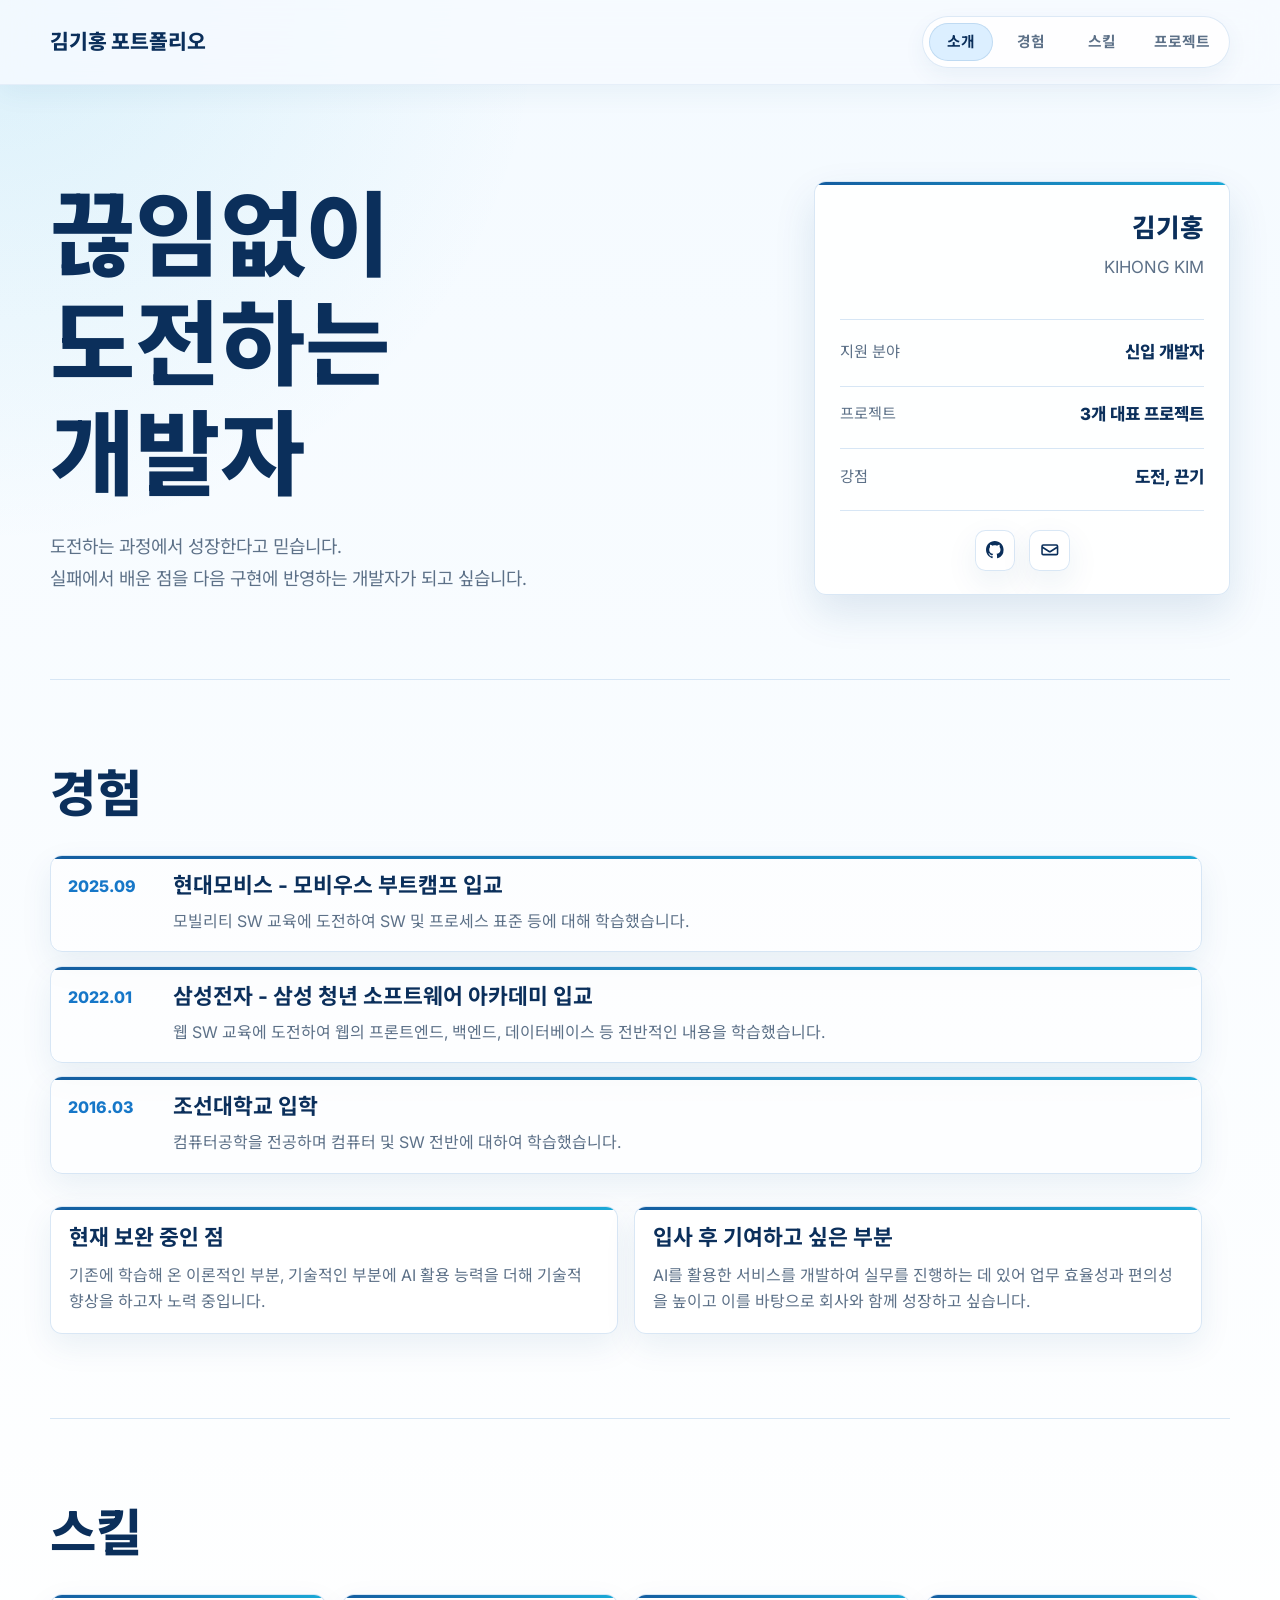
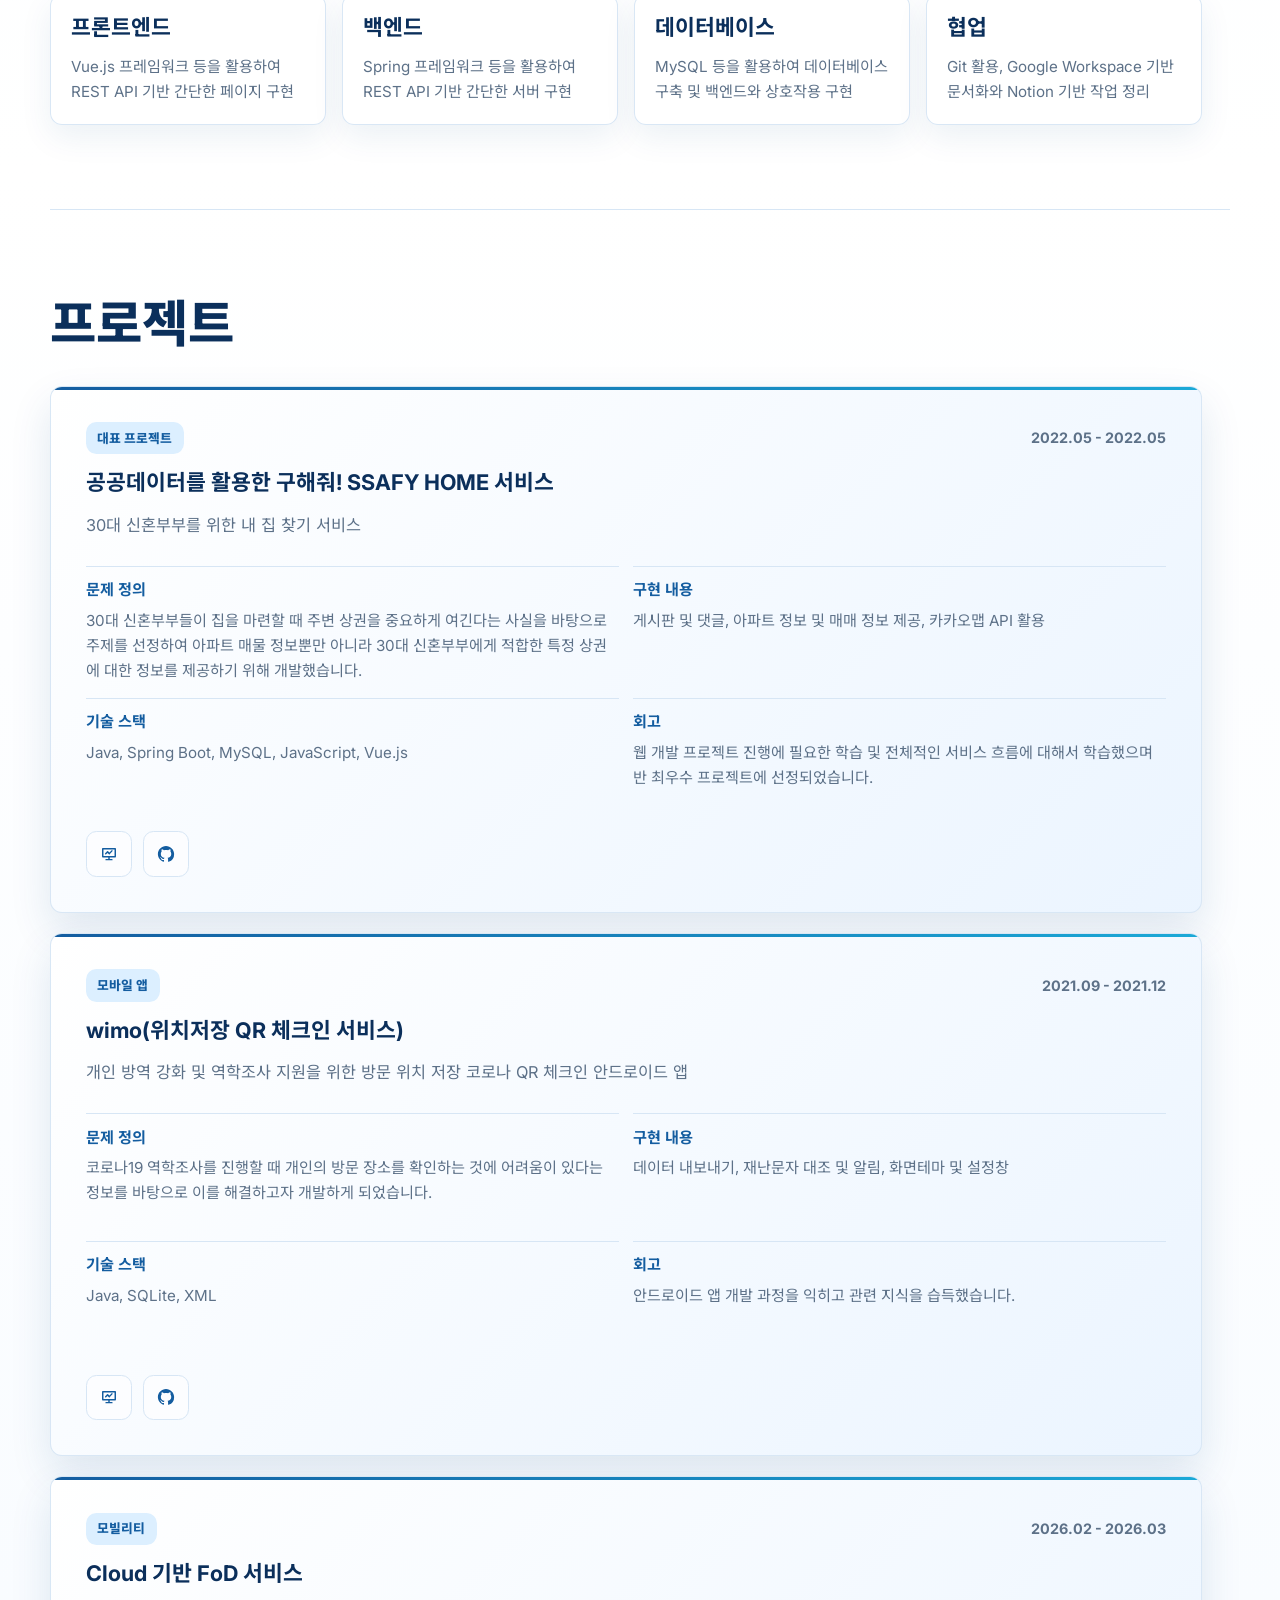
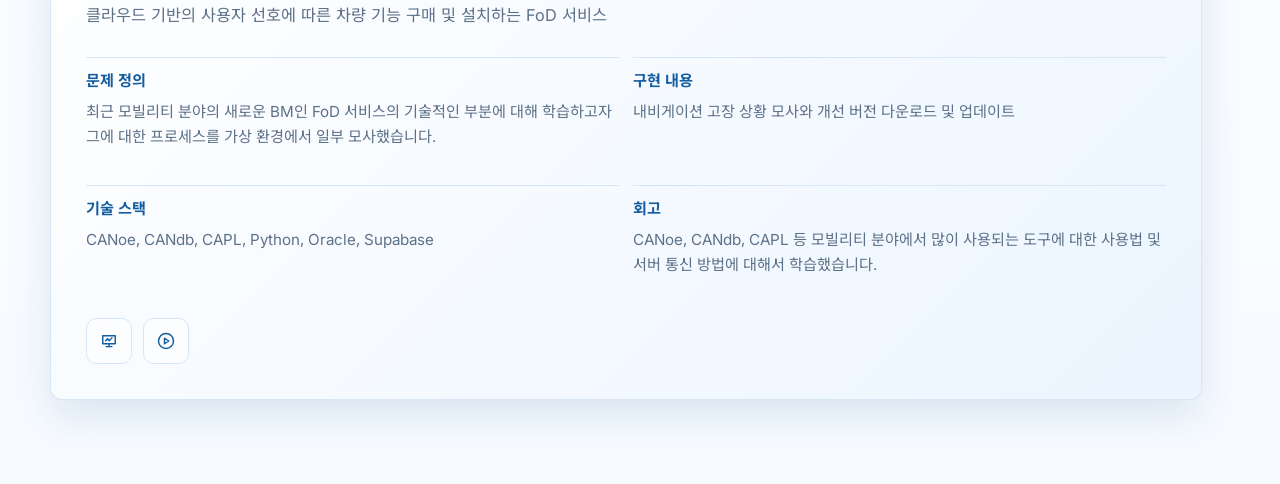
<file: index.html>
<!DOCTYPE html>
<html lang="ko">
  <head>
    <meta charset="UTF-8" />
    <meta name="viewport" content="width=device-width, initial-scale=1.0" />
    <title>신입 개발자 포트폴리오</title>
    <meta
      name="description"
      content="프로젝트와 경험을 한 페이지에 정리한 신입 개발자 포트폴리오입니다."
    />
    <link rel="preconnect" href="https://fonts.googleapis.com" />
    <link rel="preconnect" href="https://fonts.gstatic.com" crossorigin />
    <link
      href="https://fonts.googleapis.com/css2?family=Inter:wght@400;500;600;700;800&family=Noto+Sans+KR:wght@400;500;700;800&display=swap"
      rel="stylesheet"
    />
    <link rel="stylesheet" href="styles.css" />
  </head>
  <body>
    <a class="skip-link" href="#top">본문 바로가기</a>
    <header class="site-header">
      <div class="header-inner">
        <a class="brand" href="#top" aria-label="홈으로 이동">
          <span class="brand-title">김기홍 포트폴리오</span>
        </a>
        <div class="nav-shell">
          <button
            class="mobile-nav-toggle"
            type="button"
            aria-expanded="false"
            aria-controls="primary-navigation"
          >
            <span class="mobile-nav-label">소개</span>
            <svg aria-hidden="true" viewBox="0 0 20 20">
              <path d="M5 7.5 10 12l5-4.5" />
            </svg>
          </button>
          <nav id="primary-navigation" class="nav-links" aria-label="주요 섹션">
            <a href="#top">소개</a>
            <a href="#experience">경험</a>
            <a href="#skills">스킬</a>
            <a href="#projects">프로젝트</a>
          </nav>
        </div>
      </div>
      <div class="scroll-progress" aria-hidden="true"></div>
    </header>

    <main id="top">
      <section class="hero section">
        <div class="hero-content">
          <h1>꾸준히 배우고 끝까지 구현하는 신입 개발자</h1>
          <p class="hero-copy">
            사용자 흐름을 먼저 이해하고, 화면과 데이터가 자연스럽게 이어지는
            웹 서비스를 만들기 위해 프로젝트로 경험을 쌓고 있습니다.
          </p>
        </div>

        <aside class="profile-panel" aria-label="프로필 요약">
          <div class="profile-meta">
            <p class="profile-name">이름을 입력하세요</p>
            <p class="profile-role">프론트엔드 신입 개발자</p>
          </div>
          <dl id="profile-contact" class="profile-stats">
            <div>
              <dt>지원 분야</dt>
              <dd>신입 지원</dd>
            </div>
            <div>
              <dt>프로젝트</dt>
              <dd>3개 대표 프로젝트</dd>
            </div>
            <div>
              <dt>강점</dt>
              <dd>React, API</dd>
            </div>
            <div class="profile-link-row">
              <dt>깃허브</dt>
              <dd>
                <a class="profile-icon-link" href="https://github.com/kihongkim3" aria-label="깃허브 링크">
                  <svg aria-hidden="true" viewBox="0 0 24 24">
                    <path d="M12 2.25c-5.4 0-9.75 4.35-9.75 9.75 0 4.32 2.8 7.98 6.68 9.27.49.09.67-.21.67-.47v-1.7c-2.72.59-3.29-1.16-3.29-1.16-.44-1.13-1.08-1.43-1.08-1.43-.89-.61.07-.6.07-.6.98.07 1.5 1.01 1.5 1.01.87 1.49 2.28 1.06 2.84.81.09-.63.34-1.06.62-1.3-2.17-.25-4.45-1.09-4.45-4.83 0-1.07.38-1.94 1.01-2.62-.1-.25-.44-1.25.1-2.59 0 0 .82-.26 2.68 1 .78-.22 1.62-.33 2.45-.33.83 0 1.67.11 2.45.33 1.86-1.26 2.68-1 2.68-1 .54 1.34.2 2.34.1 2.59.63.68 1.01 1.55 1.01 2.62 0 3.75-2.29 4.58-4.47 4.82.35.3.67.9.67 1.82v2.7c0 .26.18.57.68.47A9.76 9.76 0 0 0 21.75 12c0-5.4-4.35-9.75-9.75-9.75Z" />
                  </svg>
                </a>
              </dd>
            </div>
            <div class="profile-link-row">
              <dt>이메일</dt>
              <dd>
                <a class="profile-icon-link" href="mailto:kihongkim3@hotmail.com" aria-label="이메일 링크">
                  <svg aria-hidden="true" viewBox="0 0 24 24">
                    <path d="M4.75 5.75h14.5A2.25 2.25 0 0 1 21.5 8v8a2.25 2.25 0 0 1-2.25 2.25H4.75A2.25 2.25 0 0 1 2.5 16V8a2.25 2.25 0 0 1 2.25-2.25Zm0 1.75a.5.5 0 0 0-.5.5v.35l7.44 4.65c.19.12.43.12.62 0l7.44-4.65V8a.5.5 0 0 0-.5-.5H4.75Zm15 3.02-6.51 4.07a2.34 2.34 0 0 1-2.48 0L4.25 10.52V16c0 .28.22.5.5.5h14.5a.5.5 0 0 0 .5-.5v-5.48Z" />
                  </svg>
                </a>
              </dd>
            </div>
          </dl>
        </aside>
      </section>

      <section id="experience" class="section timeline-section">
        <div class="section-heading">
          <h2>경험</h2>
        </div>
        <ol class="section-body timeline">
          <li>
            <span>2026</span>
            <div>
              <h3>프로젝트 완성도 높이기</h3>
              <p>반응형 UI, 상태 관리, API 연동을 한 흐름으로 묶어 실제로 사용할 수 있는 결과물을 만드는 데 집중했습니다.</p>
            </div>
          </li>
          <li>
            <span>2025</span>
            <div>
              <h3>프론트엔드 기본기 확장</h3>
              <p>React와 TypeScript를 중심으로 컴포넌트 설계, 폼 처리, 데이터 시각화 프로젝트를 반복했습니다.</p>
            </div>
          </li>
          <li>
            <span>2024</span>
            <div>
              <h3>웹 개발 기초 학습</h3>
              <p>HTML, CSS, JavaScript 기초를 익히고 작은 기능을 직접 만들며 웹 서비스 구조를 이해했습니다.</p>
            </div>
          </li>
        </ol>
        <div class="section-body growth-focus">
          <article>
            <h3>현재 집중하는 것</h3>
            <p>접근성, 성능, 테스트 가능한 컴포넌트 구조를 프로젝트에 적용하는 연습을 하고 있습니다.</p>
          </article>
          <article>
            <h3>다음 목표</h3>
            <p>실제 서비스 운영 상황을 가정해 에러 처리, 로딩 상태, 배포 자동화까지 더 탄탄하게 다듬는 것입니다.</p>
          </article>
        </div>
      </section>

      <section id="skills" class="section">
        <div class="section-heading">
          <h2>스킬</h2>
        </div>
        <div class="section-body skill-grid">
          <article class="skill-card">
            <h3>프론트엔드</h3>
            <p>React, TypeScript, Next.js, Zustand, TanStack Query</p>
          </article>
          <article class="skill-card">
            <h3>백엔드</h3>
            <p>Node.js, Express, NestJS, REST API, PostgreSQL</p>
          </article>
          <article class="skill-card">
            <h3>배포와 도구</h3>
            <p>Vercel, GitHub Actions, Docker Basics, AWS Basics</p>
          </article>
          <article class="skill-card">
            <h3>협업</h3>
            <p>Git, Jira, Notion, Figma, 코드 리뷰와 문서화</p>
          </article>
        </div>
      </section>

      <section id="projects" class="section projects-section">
        <div class="section-heading">
          <h2>프로젝트</h2>
        </div>

        <div class="section-body project-list">
          <article class="project-card featured">
            <div class="project-topline">
              <span class="project-type">대표 프로젝트</span>
              <span class="project-period">2026.01 - 2026.04</span>
            </div>
            <h3>팀 협업 SaaS 대시보드</h3>
            <p class="project-summary">
              업무 상태, 팀 리소스, 주요 지표를 한 화면에서 확인할 수 있는
              운영형 대시보드입니다. 복잡한 데이터를 빠르게 스캔할 수 있도록
              정보 구조와 필터링 흐름을 개선했습니다.
            </p>
            <div class="project-detail-grid">
              <div>
                <h4>담당 역할</h4>
                <p>프론트엔드 아키텍처 설계, 공통 컴포넌트 구축, API 연동</p>
              </div>
              <div>
                <h4>주요 기능</h4>
                <p>실시간 상태 카드, 팀별 필터, 권한별 화면, 반응형 테이블</p>
              </div>
              <div>
                <h4>기술 스택</h4>
                <p>React, TypeScript, TanStack Query, Node.js, PostgreSQL</p>
              </div>
              <div>
                <h4>배운 점</h4>
                <p>상태 관리 기준을 세우고, 반복 UI를 컴포넌트로 분리하는 경험을 쌓았습니다.</p>
              </div>
            </div>
            <div class="project-links">
              <button type="button" aria-disabled="true" aria-label="프로젝트 데모 링크">Demo</button>
              <button type="button" aria-disabled="true" aria-label="프로젝트 GitHub 링크">GitHub</button>
            </div>
          </article>

          <article class="project-card featured">
            <div class="project-topline">
              <span class="project-type">웹 앱</span>
              <span class="project-period">2025.08 - 2025.11</span>
            </div>
            <h3>개인 금융 관리 서비스</h3>
            <p class="project-summary">
              사용자의 수입과 지출을 카테고리별로 분석하고 월별 예산을 관리하는
              서비스입니다. 데이터 시각화와 입력 경험 개선에 집중했습니다.
            </p>
            <div class="project-detail-grid">
              <div>
                <h4>담당 역할</h4>
                <p>프론트엔드 화면 설계, 차트 컴포넌트 구현, 입력 폼 UX 개선</p>
              </div>
              <div>
                <h4>주요 기능</h4>
                <p>월별 예산 관리, 카테고리별 지출 분석, 거래 내역 검색과 필터</p>
              </div>
              <div>
                <h4>기술 스택</h4>
                <p>Next.js, TypeScript, Recharts, Prisma, PostgreSQL</p>
              </div>
              <div>
                <h4>배운 점</h4>
                <p>차트 데이터 가공, 폼 검증, 사용자 입력 흐름을 함께 설계하는 방법을 익혔습니다.</p>
              </div>
            </div>
            <div class="project-links">
              <button type="button" aria-disabled="true" aria-label="프로젝트 데모 링크">Demo</button>
              <button type="button" aria-disabled="true" aria-label="프로젝트 GitHub 링크">GitHub</button>
            </div>
          </article>

          <article class="project-card featured">
            <div class="project-topline">
              <span class="project-type">모바일 웹</span>
              <span class="project-period">2025.03 - 2025.06</span>
            </div>
            <h3>스터디 매칭 플랫폼</h3>
            <p class="project-summary">
              관심 분야와 일정 조건을 기반으로 스터디 그룹을 탐색하고 신청할 수
              있는 플랫폼입니다. 검색, 신청, 알림 흐름을 구현했습니다.
            </p>
            <div class="project-detail-grid">
              <div>
                <h4>담당 역할</h4>
                <p>모바일 중심 UI 구현, 검색 조건 설계, 신청 플로우 상태 관리</p>
              </div>
              <div>
                <h4>주요 기능</h4>
                <p>분야별 스터디 검색, 일정 조건 필터, 신청 승인, 알림 메시지</p>
              </div>
              <div>
                <h4>기술 스택</h4>
                <p>React, TypeScript, Firebase, Cloud Functions, Tailwind CSS</p>
              </div>
              <div>
                <h4>배운 점</h4>
                <p>모바일 화면에서 검색, 신청, 알림 흐름을 단순하게 연결하는 방식을 배웠습니다.</p>
              </div>
            </div>
            <div class="project-links">
              <button type="button" aria-disabled="true" aria-label="프로젝트 데모 링크">Demo</button>
              <button type="button" aria-disabled="true" aria-label="프로젝트 GitHub 링크">GitHub</button>
            </div>
          </article>
        </div>
      </section>

    </main>

    <button class="top-button" type="button" aria-label="맨 위로 이동">
      <svg aria-hidden="true" viewBox="0 0 24 24">
        <path d="M12 19V5M6 11l6-6 6 6" />
      </svg>
    </button>

    <script src="content.js"></script>
    <script src="script.js"></script>
  </body>
</html>
</file>
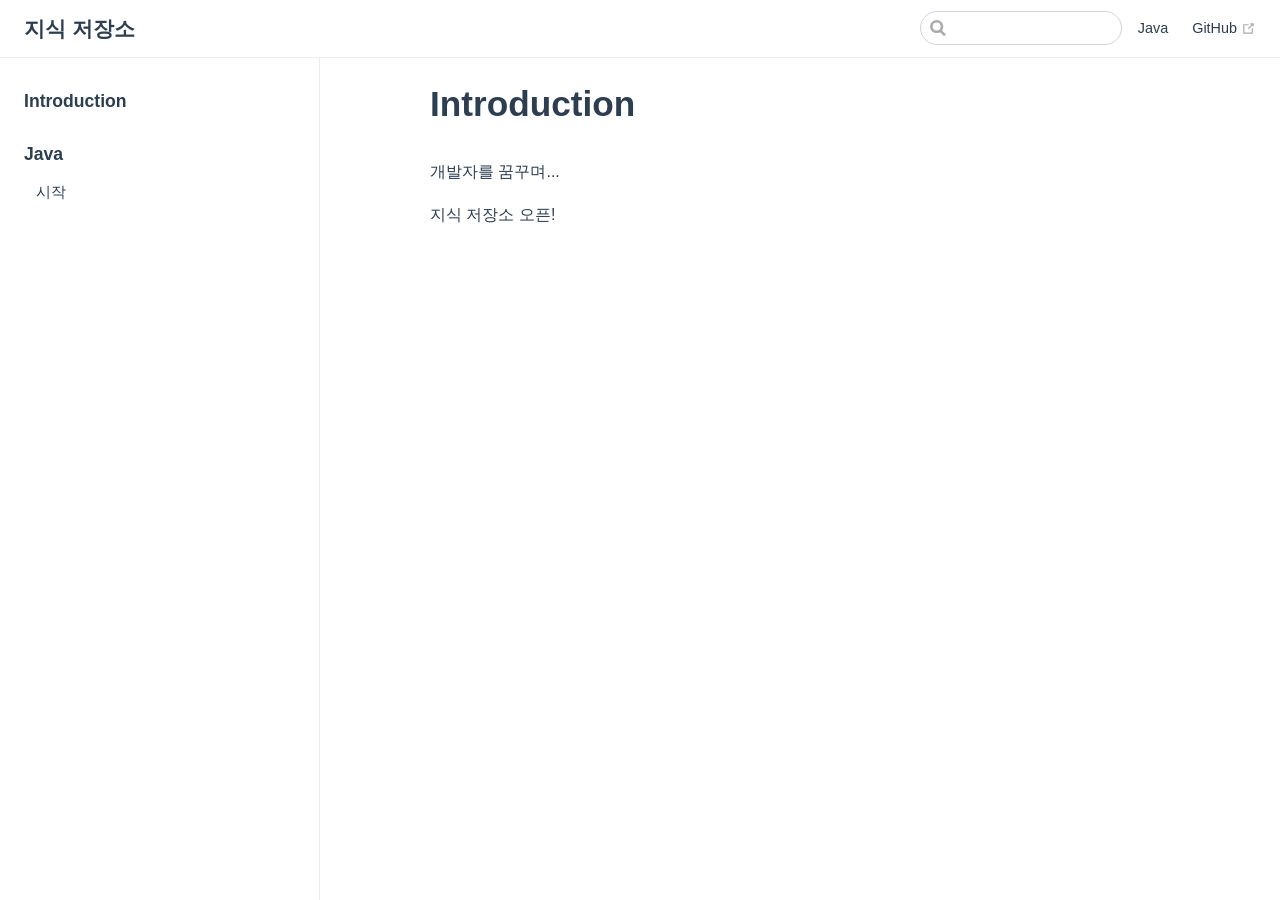
<file: introduction/index.html>
<!DOCTYPE html>
<html lang="en-US">
  <head>
    <meta charset="utf-8">
    <meta name="viewport" content="width=device-width,initial-scale=1">
    <title>Introduction | 지식 저장소</title>
    <meta name="generator" content="VuePress 1.9.10">
    
    <meta name="description" content="">
    <meta name="theme-color" content="#3eaf7c">
    <meta name="apple-mobile-web-app-capable" content="yes">
    <meta name="apple-mobile-web-app-status-bar-style" content="black">
    
    <link rel="preload" href="/assets/css/0.styles.c6d8ffaf.css" as="style"><link rel="preload" href="/assets/js/app.2f588849.js" as="script"><link rel="preload" href="/assets/js/2.778bb4ad.js" as="script"><link rel="preload" href="/assets/js/1.50b457b8.js" as="script"><link rel="preload" href="/assets/js/26.76e63392.js" as="script"><link rel="prefetch" href="/assets/js/10.325b9f09.js"><link rel="prefetch" href="/assets/js/11.c62b6b34.js"><link rel="prefetch" href="/assets/js/12.ecdb524b.js"><link rel="prefetch" href="/assets/js/13.3f3f6a36.js"><link rel="prefetch" href="/assets/js/14.eb7a3d07.js"><link rel="prefetch" href="/assets/js/15.114dfd5c.js"><link rel="prefetch" href="/assets/js/16.85253907.js"><link rel="prefetch" href="/assets/js/17.c2838453.js"><link rel="prefetch" href="/assets/js/18.3256f17f.js"><link rel="prefetch" href="/assets/js/19.d8afd0ae.js"><link rel="prefetch" href="/assets/js/20.10e47ab9.js"><link rel="prefetch" href="/assets/js/21.33b300c9.js"><link rel="prefetch" href="/assets/js/22.b119595f.js"><link rel="prefetch" href="/assets/js/23.8530618b.js"><link rel="prefetch" href="/assets/js/24.1045d6da.js"><link rel="prefetch" href="/assets/js/25.5446b9fe.js"><link rel="prefetch" href="/assets/js/27.3363b772.js"><link rel="prefetch" href="/assets/js/3.af33e5d6.js"><link rel="prefetch" href="/assets/js/4.9499c5db.js"><link rel="prefetch" href="/assets/js/5.7098d77a.js"><link rel="prefetch" href="/assets/js/6.0c0a0f39.js"><link rel="prefetch" href="/assets/js/7.6a854e57.js"><link rel="prefetch" href="/assets/js/vendors~docsearch.5e19b665.js">
    <link rel="stylesheet" href="/assets/css/0.styles.c6d8ffaf.css">
  </head>
  <body>
    <div id="app" data-server-rendered="true"><div class="theme-container"><header class="navbar"><div class="sidebar-button"><svg xmlns="http://www.w3.org/2000/svg" aria-hidden="true" role="img" viewBox="0 0 448 512" class="icon"><path fill="currentColor" d="M436 124H12c-6.627 0-12-5.373-12-12V80c0-6.627 5.373-12 12-12h424c6.627 0 12 5.373 12 12v32c0 6.627-5.373 12-12 12zm0 160H12c-6.627 0-12-5.373-12-12v-32c0-6.627 5.373-12 12-12h424c6.627 0 12 5.373 12 12v32c0 6.627-5.373 12-12 12zm0 160H12c-6.627 0-12-5.373-12-12v-32c0-6.627 5.373-12 12-12h424c6.627 0 12 5.373 12 12v32c0 6.627-5.373 12-12 12z"></path></svg></div> <a href="/" class="home-link router-link-active"><!----> <span class="site-name">지식 저장소</span></a> <div class="links"><div class="search-box"><input aria-label="Search" autocomplete="off" spellcheck="false" value=""> <!----></div> <nav class="nav-links can-hide"><div class="nav-item"><a href="/java/" class="nav-link">
  Java
</a></div><div class="nav-item"><a href="https://github.com/kihongkim3" target="_blank" rel="noopener noreferrer" class="nav-link external">
  GitHub
  <span><svg xmlns="http://www.w3.org/2000/svg" aria-hidden="true" focusable="false" x="0px" y="0px" viewBox="0 0 100 100" width="15" height="15" class="icon outbound"><path fill="currentColor" d="M18.8,85.1h56l0,0c2.2,0,4-1.8,4-4v-32h-8v28h-48v-48h28v-8h-32l0,0c-2.2,0-4,1.8-4,4v56C14.8,83.3,16.6,85.1,18.8,85.1z"></path> <polygon fill="currentColor" points="45.7,48.7 51.3,54.3 77.2,28.5 77.2,37.2 85.2,37.2 85.2,14.9 62.8,14.9 62.8,22.9 71.5,22.9"></polygon></svg> <span class="sr-only">(opens new window)</span></span></a></div> <!----></nav></div></header> <div class="sidebar-mask"></div> <aside class="sidebar"><nav class="nav-links"><div class="nav-item"><a href="/java/" class="nav-link">
  Java
</a></div><div class="nav-item"><a href="https://github.com/kihongkim3" target="_blank" rel="noopener noreferrer" class="nav-link external">
  GitHub
  <span><svg xmlns="http://www.w3.org/2000/svg" aria-hidden="true" focusable="false" x="0px" y="0px" viewBox="0 0 100 100" width="15" height="15" class="icon outbound"><path fill="currentColor" d="M18.8,85.1h56l0,0c2.2,0,4-1.8,4-4v-32h-8v28h-48v-48h28v-8h-32l0,0c-2.2,0-4,1.8-4,4v56C14.8,83.3,16.6,85.1,18.8,85.1z"></path> <polygon fill="currentColor" points="45.7,48.7 51.3,54.3 77.2,28.5 77.2,37.2 85.2,37.2 85.2,14.9 62.8,14.9 62.8,22.9 71.5,22.9"></polygon></svg> <span class="sr-only">(opens new window)</span></span></a></div> <!----></nav>  <ul class="sidebar-links"><li><section class="sidebar-group depth-0"><p class="sidebar-heading open"><span>Introduction</span> <!----></p> <!----></section></li><li><section class="sidebar-group depth-0"><p class="sidebar-heading"><span>Java</span> <!----></p> <ul class="sidebar-links sidebar-group-items"><li><a href="/java/start.html" class="sidebar-link">시작</a></li></ul></section></li></ul> </aside> <main class="page"> <div class="theme-default-content content__default"><h1 id="introduction"><a href="#introduction" class="header-anchor">#</a> Introduction</h1> <p>개발자를 꿈꾸며...</p> <p>지식 저장소 오픈!</p></div> <footer class="page-edit"><!----> <!----></footer> <!----> </main></div><div class="global-ui"></div></div>
    <script src="/assets/js/app.2f588849.js" defer></script><script src="/assets/js/2.778bb4ad.js" defer></script><script src="/assets/js/1.50b457b8.js" defer></script><script src="/assets/js/26.76e63392.js" defer></script>
  </body>
</html>
</file>
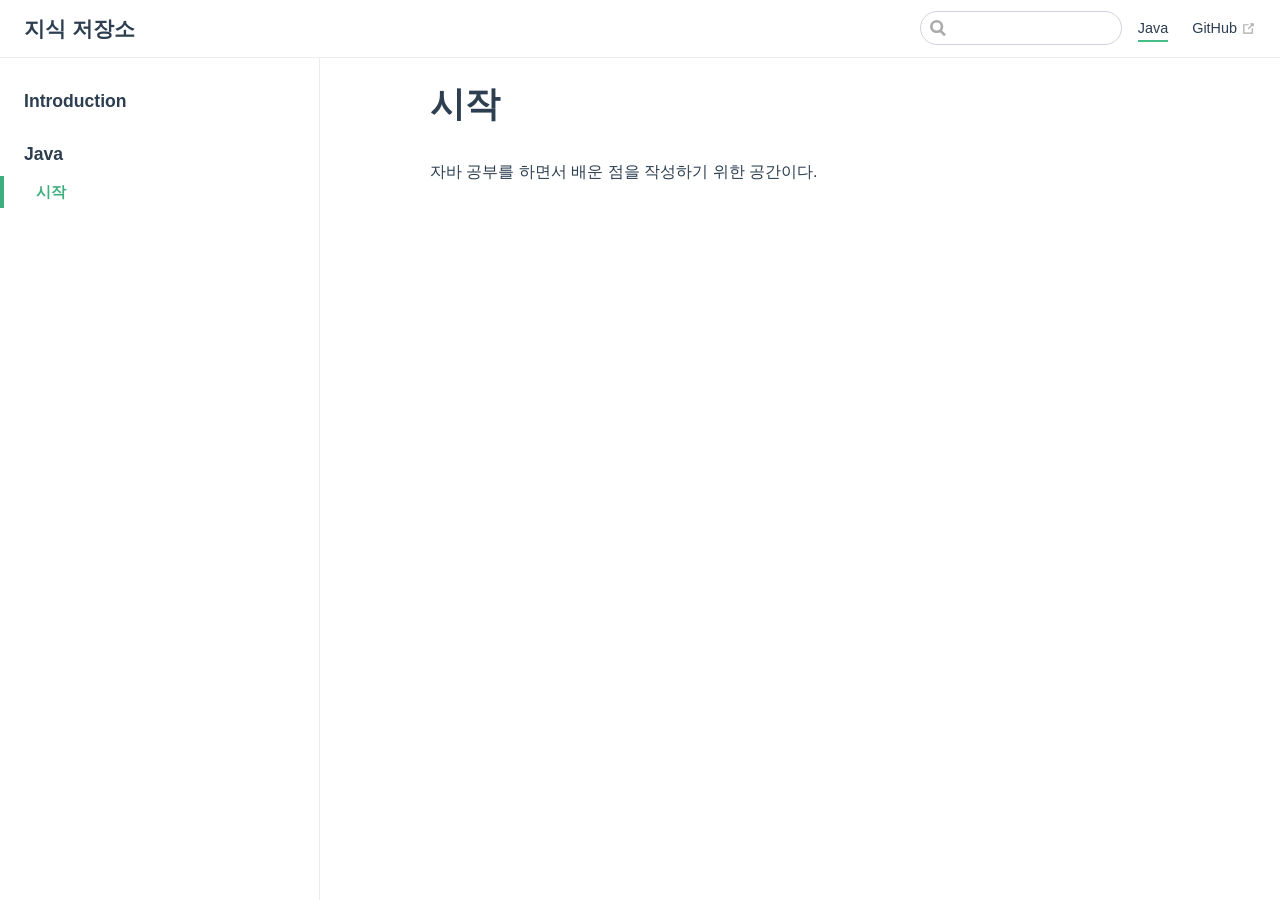
<file: java/start.html>
<!DOCTYPE html>
<html lang="en-US">
  <head>
    <meta charset="utf-8">
    <meta name="viewport" content="width=device-width,initial-scale=1">
    <title>시작 | 지식 저장소</title>
    <meta name="generator" content="VuePress 1.9.10">
    
    <meta name="description" content="">
    <meta name="theme-color" content="#3eaf7c">
    <meta name="apple-mobile-web-app-capable" content="yes">
    <meta name="apple-mobile-web-app-status-bar-style" content="black">
    
    <link rel="preload" href="/assets/css/0.styles.c6d8ffaf.css" as="style"><link rel="preload" href="/assets/js/app.2f588849.js" as="script"><link rel="preload" href="/assets/js/2.778bb4ad.js" as="script"><link rel="preload" href="/assets/js/1.50b457b8.js" as="script"><link rel="preload" href="/assets/js/27.3363b772.js" as="script"><link rel="prefetch" href="/assets/js/10.325b9f09.js"><link rel="prefetch" href="/assets/js/11.c62b6b34.js"><link rel="prefetch" href="/assets/js/12.ecdb524b.js"><link rel="prefetch" href="/assets/js/13.3f3f6a36.js"><link rel="prefetch" href="/assets/js/14.eb7a3d07.js"><link rel="prefetch" href="/assets/js/15.114dfd5c.js"><link rel="prefetch" href="/assets/js/16.85253907.js"><link rel="prefetch" href="/assets/js/17.c2838453.js"><link rel="prefetch" href="/assets/js/18.3256f17f.js"><link rel="prefetch" href="/assets/js/19.d8afd0ae.js"><link rel="prefetch" href="/assets/js/20.10e47ab9.js"><link rel="prefetch" href="/assets/js/21.33b300c9.js"><link rel="prefetch" href="/assets/js/22.b119595f.js"><link rel="prefetch" href="/assets/js/23.8530618b.js"><link rel="prefetch" href="/assets/js/24.1045d6da.js"><link rel="prefetch" href="/assets/js/25.5446b9fe.js"><link rel="prefetch" href="/assets/js/26.76e63392.js"><link rel="prefetch" href="/assets/js/3.af33e5d6.js"><link rel="prefetch" href="/assets/js/4.9499c5db.js"><link rel="prefetch" href="/assets/js/5.7098d77a.js"><link rel="prefetch" href="/assets/js/6.0c0a0f39.js"><link rel="prefetch" href="/assets/js/7.6a854e57.js"><link rel="prefetch" href="/assets/js/vendors~docsearch.5e19b665.js">
    <link rel="stylesheet" href="/assets/css/0.styles.c6d8ffaf.css">
  </head>
  <body>
    <div id="app" data-server-rendered="true"><div class="theme-container"><header class="navbar"><div class="sidebar-button"><svg xmlns="http://www.w3.org/2000/svg" aria-hidden="true" role="img" viewBox="0 0 448 512" class="icon"><path fill="currentColor" d="M436 124H12c-6.627 0-12-5.373-12-12V80c0-6.627 5.373-12 12-12h424c6.627 0 12 5.373 12 12v32c0 6.627-5.373 12-12 12zm0 160H12c-6.627 0-12-5.373-12-12v-32c0-6.627 5.373-12 12-12h424c6.627 0 12 5.373 12 12v32c0 6.627-5.373 12-12 12zm0 160H12c-6.627 0-12-5.373-12-12v-32c0-6.627 5.373-12 12-12h424c6.627 0 12 5.373 12 12v32c0 6.627-5.373 12-12 12z"></path></svg></div> <a href="/" class="home-link router-link-active"><!----> <span class="site-name">지식 저장소</span></a> <div class="links"><div class="search-box"><input aria-label="Search" autocomplete="off" spellcheck="false" value=""> <!----></div> <nav class="nav-links can-hide"><div class="nav-item"><a href="/java/" class="nav-link router-link-active">
  Java
</a></div><div class="nav-item"><a href="https://github.com/kihongkim3" target="_blank" rel="noopener noreferrer" class="nav-link external">
  GitHub
  <span><svg xmlns="http://www.w3.org/2000/svg" aria-hidden="true" focusable="false" x="0px" y="0px" viewBox="0 0 100 100" width="15" height="15" class="icon outbound"><path fill="currentColor" d="M18.8,85.1h56l0,0c2.2,0,4-1.8,4-4v-32h-8v28h-48v-48h28v-8h-32l0,0c-2.2,0-4,1.8-4,4v56C14.8,83.3,16.6,85.1,18.8,85.1z"></path> <polygon fill="currentColor" points="45.7,48.7 51.3,54.3 77.2,28.5 77.2,37.2 85.2,37.2 85.2,14.9 62.8,14.9 62.8,22.9 71.5,22.9"></polygon></svg> <span class="sr-only">(opens new window)</span></span></a></div> <!----></nav></div></header> <div class="sidebar-mask"></div> <aside class="sidebar"><nav class="nav-links"><div class="nav-item"><a href="/java/" class="nav-link router-link-active">
  Java
</a></div><div class="nav-item"><a href="https://github.com/kihongkim3" target="_blank" rel="noopener noreferrer" class="nav-link external">
  GitHub
  <span><svg xmlns="http://www.w3.org/2000/svg" aria-hidden="true" focusable="false" x="0px" y="0px" viewBox="0 0 100 100" width="15" height="15" class="icon outbound"><path fill="currentColor" d="M18.8,85.1h56l0,0c2.2,0,4-1.8,4-4v-32h-8v28h-48v-48h28v-8h-32l0,0c-2.2,0-4,1.8-4,4v56C14.8,83.3,16.6,85.1,18.8,85.1z"></path> <polygon fill="currentColor" points="45.7,48.7 51.3,54.3 77.2,28.5 77.2,37.2 85.2,37.2 85.2,14.9 62.8,14.9 62.8,22.9 71.5,22.9"></polygon></svg> <span class="sr-only">(opens new window)</span></span></a></div> <!----></nav>  <ul class="sidebar-links"><li><section class="sidebar-group depth-0"><p class="sidebar-heading"><span>Introduction</span> <!----></p> <!----></section></li><li><section class="sidebar-group depth-0"><p class="sidebar-heading open"><span>Java</span> <!----></p> <ul class="sidebar-links sidebar-group-items"><li><a href="/java/start.html" aria-current="page" class="active sidebar-link">시작</a></li></ul></section></li></ul> </aside> <main class="page"> <div class="theme-default-content content__default"><h1 id="시작"><a href="#시작" class="header-anchor">#</a> 시작</h1> <p>자바 공부를 하면서 배운 점을 작성하기 위한 공간이다.</p></div> <footer class="page-edit"><!----> <!----></footer> <!----> </main></div><div class="global-ui"></div></div>
    <script src="/assets/js/app.2f588849.js" defer></script><script src="/assets/js/2.778bb4ad.js" defer></script><script src="/assets/js/1.50b457b8.js" defer></script><script src="/assets/js/27.3363b772.js" defer></script>
  </body>
</html>
</file>
<file: styles.css>
:root {
  color-scheme: light;
  --bg: #f7fbff;
  --surface: #ffffff;
  --surface-soft: #eaf4ff;
  --ink: #102033;
  --muted: #5d7188;
  --line: #d7e6f5;
  --blue-900: #0b2f5b;
  --blue-700: #145da0;
  --blue-600: #1677c8;
  --blue-100: #dcefff;
  --cyan: #1ba9d7;
  --shadow: 0 18px 42px rgba(15, 78, 132, 0.12);
  --shadow-soft: 0 12px 32px rgba(15, 78, 132, 0.08);
  --radius-card: 0.75rem;
  --radius-control: 0.65rem;
  --section-content-width: 72rem;
  --section-readable-width: 50rem;
}

* {
  box-sizing: border-box;
}

html {
  scroll-behavior: smooth;
  scroll-padding-top: 7.5rem;
}

body {
  margin: 0;
  min-width: 320px;
  background:
    radial-gradient(circle at top left, rgba(27, 169, 215, 0.12), transparent 34rem),
    linear-gradient(180deg, #f4faff 0%, #ffffff 48%, #f7fbff 100%);
  color: var(--ink);
  font-family: "Inter", "Noto Sans KR", system-ui, -apple-system, BlinkMacSystemFont, sans-serif;
  line-height: 1.65;
}

a {
  color: inherit;
  text-decoration: none;
}

a:focus-visible,
button:focus-visible {
  outline: 3px solid rgba(22, 119, 200, 0.28);
  outline-offset: 3px;
}

.skip-link {
  position: fixed;
  top: 0.75rem;
  left: 0.75rem;
  z-index: 100;
  padding: 0.65rem 0.85rem;
  border-radius: 0.6rem;
  background: var(--blue-900);
  color: #fff;
  font-weight: 800;
  transform: translateY(-150%);
  transition: transform 160ms ease;
}

.skip-link:focus {
  transform: translateY(0);
}

.site-header {
  position: sticky;
  top: 0;
  z-index: 20;
  width: 100%;
  background: rgba(247, 251, 255, 0.82);
  -webkit-backdrop-filter: blur(18px);
  backdrop-filter: blur(18px);
  border-bottom: 1px solid rgba(215, 230, 245, 0.55);
  box-shadow: 0 8px 28px rgba(15, 78, 132, 0.06);
}

.scroll-progress {
  position: absolute;
  right: 0;
  bottom: -1px;
  left: 0;
  height: 3px;
  background: linear-gradient(90deg, var(--blue-700), var(--cyan));
  transform: scaleX(0);
  transform-origin: left center;
  transition: transform 80ms linear;
}

.header-inner {
  display: flex;
  align-items: center;
  justify-content: space-between;
  gap: 1.5rem;
  width: min(1180px, calc(100% - 2rem));
  margin: 0 auto;
  padding: 1rem 0;
}

.brand,
.nav-links,
.project-topline,
.project-links,
.contact-links {
  display: flex;
  align-items: center;
}

.brand {
  color: var(--blue-900);
  font-size: 1.28rem;
  font-weight: 800;
  letter-spacing: 0;
}

.brand-title {
  line-height: 1;
  white-space: nowrap;
}

.nav-shell {
  position: relative;
  margin-left: auto;
}

.mobile-nav-toggle {
  display: none;
  align-items: center;
  justify-content: space-between;
  gap: 0.45rem;
  min-height: 2.6rem;
  padding: 0.5rem 0.72rem;
  border: 1px solid rgba(215, 230, 245, 0.9);
  border-radius: 0.75rem;
  background: rgba(255, 255, 255, 0.78);
  color: var(--blue-900);
  font: inherit;
  font-size: 0.92rem;
  font-weight: 800;
  cursor: pointer;
}

.mobile-nav-toggle svg {
  display: block;
  width: 1rem;
  height: 1rem;
  fill: none;
  stroke: currentColor;
  stroke-width: 2.2;
  stroke-linecap: round;
  stroke-linejoin: round;
  transition: transform 160ms ease;
}

.nav-shell.is-open .mobile-nav-toggle svg {
  transform: rotate(180deg);
}

.nav-links {
  gap: 0.4rem;
  padding: 0.35rem;
  border: 1px solid rgba(215, 230, 245, 0.85);
  border-radius: 999px;
  background: rgba(255, 255, 255, 0.84);
  box-shadow: 0 8px 22px rgba(15, 78, 132, 0.06);
}

.nav-links a {
  min-width: 4rem;
  padding: 0.45rem 0.85rem;
  border-radius: 999px;
  color: var(--muted);
  font-size: 0.92rem;
  font-weight: 700;
  text-align: center;
}

.nav-links a:hover,
.nav-links a:focus-visible,
.nav-links a.is-active {
  background: var(--blue-100);
  color: var(--blue-900);
  outline: none;
}

.nav-links a.is-active {
  box-shadow: inset 0 0 0 1px rgba(20, 93, 160, 0.14);
}

.section {
  width: min(1180px, calc(100% - 2rem));
  margin: 0 auto;
  padding: 5.25rem 0;
}

.section:not(.hero) {
  border-top: 1px solid var(--line);
}

.section-heading,
.section-body {
  width: min(100%, var(--section-content-width));
}

.section-body + .section-body {
  margin-top: 2rem;
}

.hero {
  display: grid;
  grid-template-columns: minmax(0, 1fr) minmax(17rem, 0.58fr);
  gap: 3rem;
  align-items: start;
  min-height: auto;
  padding-top: 6rem;
  padding-bottom: 5.25rem;
}

.hero-content {
  max-width: 48rem;
}

h1,
h2,
h3,
h4,
p {
  overflow-wrap: anywhere;
}

[data-edit] {
  white-space: pre-line;
}

h1,
h2,
h3,
h4 {
  margin: 0;
  line-height: 1.18;
  letter-spacing: 0;
}

h1 {
  max-width: 12ch;
  color: var(--blue-900);
  font-size: clamp(3rem, 8vw, 5.8rem);
  font-weight: 800;
}

h2 {
  color: var(--blue-900);
  font-size: clamp(2rem, 4vw, 3.15rem);
  font-weight: 800;
}

h3 {
  color: var(--blue-900);
  font-size: 1.35rem;
}

h4 {
  color: var(--blue-700);
  font-size: 0.95rem;
}

.hero-copy {
  max-width: 42rem;
  margin: 1.35rem 0 0;
  color: var(--muted);
  font-size: 1.12rem;
  line-height: 1.78;
}

.primary-button,
.secondary-button {
  display: inline-flex;
  align-items: center;
  justify-content: center;
  min-height: 3rem;
  padding: 0.75rem 1.25rem;
  border-radius: 0.75rem;
  font-weight: 800;
}

.primary-button,
.secondary-button,
.project-icon-button,
.contact-links a,
.profile-icon-link,
.profile-stat-link {
  transition:
    background 160ms ease,
    border-color 160ms ease,
    color 160ms ease,
    transform 160ms ease,
    box-shadow 160ms ease;
}

.primary-button {
  background: var(--blue-700);
  color: #fff;
  box-shadow: 0 16px 32px rgba(20, 93, 160, 0.26);
}

.secondary-button {
  border: 1px solid var(--line);
  background: rgba(255, 255, 255, 0.74);
  color: var(--blue-900);
}

.primary-button:hover,
.secondary-button:hover,
.project-icon-button:not(.is-disabled):hover,
.contact-links a:hover {
  transform: translateY(-2px);
}

.profile-panel,
.skill-card,
.project-card,
.growth-focus article {
  min-width: 0;
  border: 1px solid rgba(215, 230, 245, 0.95);
  border-radius: var(--radius-card);
  background: rgba(255, 255, 255, 0.88);
  box-shadow: var(--shadow);
  transition:
    transform 160ms ease,
    box-shadow 160ms ease,
    border-color 160ms ease;
}

.profile-panel {
  position: relative;
  display: grid;
  width: 100%;
  align-self: stretch;
  justify-self: end;
  overflow: hidden;
  gap: 1.18rem;
  padding: 1.55rem;
  padding-bottom: 1.15rem;
}

.profile-panel::before {
  position: absolute;
  inset: 0 0 auto;
  height: 3px;
  background: linear-gradient(90deg, var(--blue-700), var(--cyan));
  content: "";
}

.profile-meta {
  min-width: 0;
  justify-self: end;
  width: 100%;
  padding-bottom: 1.15rem;
  border-bottom: 1px solid var(--line);
  text-align: right;
}

.profile-name {
  margin: 0;
  color: var(--blue-900);
  font-size: clamp(1.48rem, 2vw, 1.68rem);
  font-weight: 800;
}

.profile-role {
  margin: 0.32rem 0 0;
  color: var(--muted);
  font-size: 1.05rem;
}

.profile-stats {
  display: grid;
  gap: 0.9rem;
  margin: 0;
}

.profile-stats > div {
  display: flex;
  justify-content: space-between;
  gap: 1.1rem;
  padding-top: 0.9rem;
  border-top: 1px solid var(--line);
}

.profile-stats > div:first-child {
  padding-top: 0;
  border-top: 0;
}

.profile-stats dt {
  color: var(--muted);
  font-size: 0.95rem;
}

.profile-stats dd {
  margin: 0;
  color: var(--blue-900);
  font-size: 1.05rem;
  font-weight: 800;
  text-align: right;
}

.profile-stats > .profile-link-row {
  display: grid;
  grid-template-columns: minmax(5rem, 0.65fr) minmax(0, 1fr);
  align-items: center;
}

.profile-panel.is-compact-profile .profile-stats > div {
  align-items: flex-end;
  flex-direction: column;
  gap: 0.25rem;
  text-align: right;
}

.profile-panel.is-compact-profile .profile-stats > .profile-link-row {
  grid-template-columns: 1fr;
  justify-items: end;
}

.profile-panel.is-compact-profile .profile-stats dt,
.profile-panel.is-compact-profile .profile-stats dd {
  text-align: right;
}

.profile-stats > .profile-icon-row {
  display: flex;
  justify-content: center;
  padding-top: 1.15rem;
}

.profile-icon-label {
  position: absolute;
  width: 1px;
  height: 1px;
  overflow: hidden;
  clip: rect(0 0 0 0);
  white-space: nowrap;
}

.profile-icon-list {
  display: flex;
  justify-content: center;
  gap: 0.85rem;
  margin: 0;
}

.profile-panel.is-compact-profile .profile-stats > .profile-icon-row {
  align-items: center;
  flex-direction: row;
  text-align: center;
}

.profile-panel.is-compact-profile .profile-icon-list {
  justify-content: center;
}

.profile-stat-link,
.profile-link-empty {
  display: inline-block;
  max-width: 100%;
  overflow: hidden;
  color: var(--blue-900);
  text-overflow: ellipsis;
  vertical-align: top;
  white-space: nowrap;
}

.profile-stat-link:hover {
  color: var(--blue-700);
}

.profile-icon-link {
  display: inline-grid;
  width: 2.55rem;
  height: 2.55rem;
  padding: 0;
  place-items: center;
  border: 1px solid rgba(215, 230, 245, 0.95);
  border-radius: var(--radius-control);
  appearance: none;
  background: rgba(255, 255, 255, 0.72);
  color: var(--blue-900);
  font: inherit;
  box-shadow: var(--shadow-soft);
  cursor: pointer;
  vertical-align: top;
}

.profile-icon-link svg {
  display: block;
  width: 1.35rem;
  height: 1.35rem;
  fill: currentColor;
}

.profile-icon-link.is-disabled {
  color: var(--muted);
  cursor: default;
  opacity: 0.52;
}

.profile-icon-link:not(.is-disabled):hover,
.profile-icon-link:not(.is-disabled):focus-visible {
  border-color: rgba(20, 93, 160, 0.28);
  background: var(--blue-100);
  color: var(--blue-700);
  transform: translateY(-2px);
}

#profile-contact {
  scroll-margin-top: 6.5rem;
}

.profile-stats > .profile-link-fields {
  display: grid;
  gap: 0.75rem;
  width: 100%;
  padding: 0.9rem;
  border: 1px solid var(--line);
  border-radius: 0.85rem;
  background: rgba(255, 255, 255, 0.48);
}

.profile-link-field {
  display: grid;
  min-width: 0;
  color: var(--muted);
  font-size: 0.86rem;
  font-weight: 800;
}

.profile-link-field label {
  display: grid;
  gap: 0.35rem;
  min-width: 0;
}

.profile-link-field input {
  width: 100%;
  min-height: 2.65rem;
  padding: 0.6rem 0.75rem;
  border: 1px solid var(--line);
  border-radius: 0.65rem;
  background: var(--surface);
  color: var(--ink);
  font: inherit;
  font-weight: 600;
}

.split-section {
  display: block;
}

.text-stack p,
.section-heading p,
.project-summary,
.timeline p {
  color: var(--muted);
}

.text-stack p {
  margin: 0 0 1.1rem;
  font-size: 1.05rem;
}

.text-stack p:last-child {
  margin-bottom: 0;
}

.section-heading {
  display: flex;
  align-items: end;
  justify-content: space-between;
  gap: 1.5rem;
  max-width: none;
  margin: 0 0 2rem;
}

.section-heading p {
  max-width: var(--section-readable-width);
  margin: 1rem 0 0;
}

.text-stack {
  max-width: var(--section-readable-width);
}

.skill-grid {
  display: grid;
  grid-template-columns: repeat(4, minmax(0, 1fr));
  gap: 1rem;
}

.skill-card {
  position: relative;
  overflow: hidden;
  padding: 1.25rem;
  box-shadow: var(--shadow-soft);
}

.skill-card::before,
.timeline li::before,
.growth-focus article::before {
  position: absolute;
  inset: 0 0 auto;
  height: 3px;
  background: linear-gradient(90deg, var(--blue-700), var(--cyan));
  content: "";
}

.skill-card p {
  margin: 0.85rem 0 0;
  color: var(--muted);
  font-size: 0.95rem;
}

.projects-section {
  width: min(1180px, calc(100% - 2rem));
}

.project-list {
  display: grid;
  gap: 1.25rem;
}

.project-card {
  position: relative;
  overflow: hidden;
  padding: clamp(1.35rem, 3vw, 2.2rem);
  transition:
    transform 160ms ease,
    box-shadow 160ms ease,
    border-color 160ms ease;
}

.project-card.featured {
  min-height: 29rem;
  background:
    linear-gradient(135deg, rgba(255, 255, 255, 0.94), rgba(234, 244, 255, 0.94)),
    var(--surface);
}

.project-card.featured::before {
  position: absolute;
  inset: 0 0 auto;
  height: 3px;
  background: linear-gradient(90deg, var(--blue-700), var(--cyan));
  content: "";
}

.project-topline {
  justify-content: space-between;
  gap: 1rem;
  margin-bottom: 1rem;
}

.project-type {
  padding: 0.35rem 0.7rem;
  border-radius: var(--radius-control);
  background: var(--blue-100);
  color: var(--blue-700);
  font-size: 0.8rem;
  font-weight: 800;
}

.project-period {
  color: var(--muted);
  font-size: 0.9rem;
  font-weight: 700;
}

.project-summary {
  max-width: var(--section-readable-width);
  margin: 1rem 0 0;
  font-size: 1.02rem;
}

.project-detail-grid {
  display: grid;
  grid-template-columns: repeat(2, minmax(0, 1fr));
  gap: 0.9rem;
  margin-top: 1.7rem;
}

.project-detail-grid div {
  min-width: 0;
  min-height: 7.1rem;
  padding: 0.9rem 0 0;
  border-top: 1px solid var(--line);
}

.project-detail-grid p {
  margin: 0.55rem 0 0;
  color: var(--muted);
  font-size: 0.95rem;
}

.project-links {
  display: grid;
  align-items: stretch;
  gap: 0.85rem;
  margin-top: 1.25rem;
}

.project-link-buttons {
  display: flex;
  flex-wrap: wrap;
  gap: 0.7rem;
}

@media (hover: hover) {
  .profile-panel:hover,
  .skill-card:hover,
  .project-card:hover,
  .timeline li:hover,
  .growth-focus article:hover {
    border-color: rgba(20, 93, 160, 0.28);
    box-shadow: 0 24px 64px rgba(15, 78, 132, 0.16);
    transform: translateY(-3px);
  }
}

.project-icon-button {
  display: inline-flex;
  align-items: center;
  justify-content: center;
  width: 2.85rem;
  height: 2.85rem;
  padding: 0;
  border: 1px solid var(--line);
  border-radius: var(--radius-control);
  background: rgba(255, 255, 255, 0.62);
  color: var(--blue-700);
  font: inherit;
  font-weight: 800;
  cursor: pointer;
  transition:
    transform 160ms ease,
    border-color 160ms ease,
    box-shadow 160ms ease,
    background 160ms ease;
}

.project-icon-button svg {
  display: block;
  width: 1.25rem;
  height: 1.25rem;
  fill: none;
  stroke: currentColor;
  stroke-width: 1.75;
  stroke-linecap: round;
  stroke-linejoin: round;
}

.project-icon-button .is-filled {
  fill: currentColor;
  stroke: none;
}

.project-icon-button.is-disabled {
  color: var(--muted);
  cursor: default;
  opacity: 0.52;
}

@media (hover: hover) {
  .project-icon-button:not(.is-disabled):hover {
    border-color: rgba(20, 93, 160, 0.34);
    background: rgba(255, 255, 255, 0.9);
    box-shadow: 0 14px 30px rgba(15, 78, 132, 0.12);
    transform: translateY(-2px);
  }
}

.project-link-fields {
  display: grid;
  gap: 0.75rem;
  width: 100%;
  padding: 0.9rem;
  border: 1px solid var(--line);
  border-radius: 0.85rem;
  background: rgba(255, 255, 255, 0.48);
}

.project-link-field {
  display: grid;
  grid-template-columns: minmax(0, 1fr) auto;
  align-items: end;
  gap: 0.6rem;
  min-width: 0;
  color: var(--muted);
  font-size: 0.86rem;
  font-weight: 800;
}

.project-link-field label {
  display: grid;
  gap: 0.35rem;
  min-width: 0;
}

.project-link-field input {
  width: 100%;
  min-height: 2.65rem;
  padding: 0.6rem 0.75rem;
  border: 1px solid var(--line);
  border-radius: 0.65rem;
  background: var(--surface);
  color: var(--ink);
  font: inherit;
  font-weight: 600;
}

.project-link-remove,
.project-link-add {
  min-height: 2.65rem;
  padding: 0.6rem 0.85rem;
  border: 1px solid var(--line);
  border-radius: 0.65rem;
  background: var(--surface);
  color: var(--blue-700);
  font: inherit;
  font-weight: 800;
  cursor: pointer;
}

.project-link-remove {
  color: #b4233a;
}

.project-link-add-row {
  display: flex;
  flex-wrap: wrap;
  gap: 0.5rem;
  padding-top: 0.15rem;
}

.is-editing .project-links a {
  pointer-events: none;
}

.timeline-section {
  border-top: 1px solid var(--line);
}

.timeline {
  display: grid;
  gap: 0.85rem;
  margin: 0;
  padding: 0;
  list-style: none;
}

.timeline li {
  position: relative;
  display: grid;
  grid-template-columns: 5.5rem 1fr;
  gap: 1.1rem;
  overflow: hidden;
  padding: 1.05rem;
  border: 1px solid var(--line);
  border-radius: var(--radius-card);
  background: rgba(255, 255, 255, 0.62);
  box-shadow: var(--shadow-soft);
  transition:
    transform 160ms ease,
    box-shadow 160ms ease,
    border-color 160ms ease;
}

.timeline span {
  color: var(--blue-600);
  font-weight: 800;
}

.timeline p {
  margin: 0.6rem 0 0;
}

.timeline li:last-child {
  border-bottom: 1px solid var(--line);
}

.growth-focus {
  display: grid;
  grid-template-columns: repeat(2, minmax(0, 1fr));
  gap: 1rem;
  margin-top: 2rem;
}

.growth-focus article {
  position: relative;
  overflow: hidden;
  padding: 1.15rem;
  box-shadow: var(--shadow-soft);
}

.growth-focus p {
  margin: 0.7rem 0 0;
  color: var(--muted);
}

.contact-section {
  display: block;
  padding-bottom: 6rem;
}

.contact-links {
  flex-direction: column;
  align-items: stretch;
  gap: 0.7rem;
  max-width: 40rem;
}

.contact-copy h2 {
  max-width: none;
  font-size: clamp(2rem, 4vw, 3.15rem);
}

.contact-copy p {
  max-width: var(--section-readable-width);
  margin: 1rem 0 0;
  color: var(--muted);
}

.contact-links a,
.contact-link-empty {
  min-width: 0;
  padding: 1rem;
  border: 1px solid var(--line);
  border-radius: 0.75rem;
  background: var(--surface);
  color: var(--blue-700);
  font-weight: 800;
}

.contact-link-empty {
  display: block;
}

.contact-link-item {
  display: grid;
  gap: 0.65rem;
  min-width: 0;
  padding: 0.7rem;
  border: 1px solid var(--line);
  border-radius: 0.85rem;
  background: rgba(255, 255, 255, 0.48);
}

.contact-link-item > a {
  padding: 0.75rem;
}

.contact-link-field {
  display: grid;
  gap: 0.35rem;
  color: var(--muted);
  font-size: 0.86rem;
  font-weight: 800;
}

.contact-link-field input {
  width: 100%;
  min-height: 2.65rem;
  padding: 0.6rem 0.75rem;
  border: 1px solid var(--line);
  border-radius: 0.65rem;
  background: var(--surface);
  color: var(--ink);
  font: inherit;
  font-weight: 600;
}

.is-editing .contact-links a {
  pointer-events: none;
}

.top-button {
  position: fixed;
  right: 1.25rem;
  bottom: 1.25rem;
  display: grid;
  place-items: center;
  width: 3rem;
  height: 3rem;
  padding: 0;
  border: 1px solid rgba(255, 255, 255, 0.62);
  border-radius: 999px;
  appearance: none;
  background:
    linear-gradient(135deg, rgba(255, 255, 255, 0.58), rgba(220, 239, 255, 0.36)),
    rgba(20, 93, 160, 0.18);
  -webkit-backdrop-filter: blur(18px) saturate(1.25);
  backdrop-filter: blur(18px) saturate(1.25);
  box-shadow:
    0 14px 34px rgba(15, 78, 132, 0.2),
    inset 0 1px 0 rgba(255, 255, 255, 0.72);
  color: var(--blue-900);
  cursor: pointer;
  opacity: 0;
  transform: translateY(0.75rem);
  transition: 180ms ease;
  pointer-events: none;
}

.top-button svg {
  display: block;
  width: 1.35rem;
  height: 1.35rem;
  fill: none;
  stroke: currentColor;
  stroke-width: 2.4;
  stroke-linecap: round;
  stroke-linejoin: round;
}

.top-button.is-visible {
  opacity: 1;
  transform: translateY(0);
  pointer-events: auto;
}

.editor-toolbar {
  position: fixed;
  left: 1.25rem;
  bottom: 1.25rem;
  z-index: 30;
  display: flex;
  flex-wrap: wrap;
  gap: 0.45rem;
  max-width: calc(100% - 5.5rem);
  padding: 0.45rem;
  border: 1px solid var(--line);
  border-radius: 0.85rem;
  background: rgba(255, 255, 255, 0.86);
  -webkit-backdrop-filter: blur(16px);
  backdrop-filter: blur(16px);
  box-shadow: 0 16px 38px rgba(15, 78, 132, 0.16);
}

.editor-font-tools {
  display: inline-flex;
  align-items: center;
  gap: 0.35rem;
  padding-left: 0.35rem;
  border-left: 1px solid var(--line);
}

.editor-toolbar button {
  min-height: 2.45rem;
  padding: 0.55rem 0.85rem;
  border: 1px solid var(--line);
  border-radius: 0.65rem;
  background: var(--surface);
  color: var(--blue-900);
  font: inherit;
  font-size: 0.9rem;
  font-weight: 800;
  cursor: pointer;
}

.editor-font-status {
  min-width: 3.2rem;
  color: var(--muted);
  font-size: 0.85rem;
  font-weight: 800;
  text-align: center;
}

.editor-toolbar .editor-save {
  border-color: transparent;
  background: var(--blue-700);
  color: #fff;
}

.editor-status {
  display: inline-flex;
  align-items: center;
  min-height: 2.45rem;
  padding-inline: 0.35rem;
  color: var(--muted);
  font-size: 0.85rem;
  font-weight: 800;
}

.is-editing [data-edit][contenteditable="true"] {
  border-radius: 0.35rem;
  outline: 2px dashed rgba(22, 119, 200, 0.34);
  outline-offset: 0.18rem;
}

.is-editing [data-edit][contenteditable="true"]:focus,
.is-editing [data-edit][contenteditable="true"].is-active-edit {
  background: rgba(220, 239, 255, 0.46);
  outline-style: solid;
}

@media (prefers-color-scheme: dark) {
  :root {
    color-scheme: dark;
    --bg: #071524;
    --surface: #0d1c2e;
    --surface-soft: #102a44;
    --ink: #e8f3ff;
    --muted: #a9bdd4;
    --line: #263f5a;
    --blue-900: #edf7ff;
    --blue-700: #76c1ff;
    --blue-600: #52b4ff;
    --blue-100: #12395f;
    --cyan: #5ed7ff;
    --shadow: 0 22px 60px rgba(0, 0, 0, 0.28);
  }

  body {
    background:
      radial-gradient(circle at top left, rgba(82, 180, 255, 0.18), transparent 34rem),
      linear-gradient(180deg, #071524 0%, #0b1727 48%, #071524 100%);
  }

  .site-header {
    background: rgba(7, 21, 36, 0.76);
    border-bottom-color: rgba(38, 63, 90, 0.72);
    box-shadow: 0 8px 28px rgba(0, 0, 0, 0.18);
  }

  .nav-links,
  .mobile-nav-toggle,
  .secondary-button,
  .profile-panel,
  .skill-card,
  .project-card,
  .growth-focus article,
  .contact-links a,
  .contact-link-empty,
  .contact-link-item {
    border-color: rgba(63, 98, 132, 0.82);
    background: rgba(13, 28, 46, 0.82);
  }

  .nav-links a:hover,
  .nav-links a:focus-visible,
  .nav-links a.is-active {
    background: rgba(82, 180, 255, 0.18);
    color: var(--blue-900);
  }

  .nav-links a.is-active {
    box-shadow: inset 0 0 0 1px rgba(118, 193, 255, 0.28);
  }

  .primary-button {
    background: #2f9eed;
    box-shadow: 0 16px 32px rgba(47, 158, 237, 0.2);
  }

  .project-card.featured {
    background:
      linear-gradient(135deg, rgba(13, 28, 46, 0.94), rgba(15, 42, 68, 0.94)),
      var(--surface);
  }

  .timeline li,
  .project-icon-button,
  .profile-icon-link,
  .project-link-fields,
  .profile-link-fields,
  .project-link-field input,
  .project-link-remove,
  .project-link-add,
  .profile-link-field input,
  .contact-link-field input {
    border-color: rgba(63, 98, 132, 0.82);
    background: rgba(8, 20, 34, 0.62);
  }

  .project-icon-button:not(.is-disabled):hover {
    border-color: rgba(82, 180, 255, 0.42);
    background: rgba(13, 28, 46, 0.92);
    box-shadow: 0 14px 30px rgba(0, 0, 0, 0.22);
  }

  .project-link-remove {
    color: #ff9aa5;
  }

  .project-type {
    background: rgba(82, 180, 255, 0.16);
    color: #9dd6ff;
  }

  .top-button {
    border-color: rgba(118, 193, 255, 0.34);
    background:
      linear-gradient(135deg, rgba(82, 180, 255, 0.34), rgba(13, 28, 46, 0.34)),
      rgba(47, 158, 237, 0.24);
    box-shadow:
      0 14px 34px rgba(0, 0, 0, 0.3),
      inset 0 1px 0 rgba(255, 255, 255, 0.18);
    color: #ffffff;
  }

  .editor-toolbar {
    border-color: rgba(63, 98, 132, 0.82);
    background: rgba(7, 21, 36, 0.86);
    box-shadow: 0 16px 38px rgba(0, 0, 0, 0.28);
  }

  .editor-toolbar button {
    border-color: rgba(63, 98, 132, 0.82);
    background: rgba(13, 28, 46, 0.9);
    color: var(--blue-900);
  }

  .editor-font-tools {
    border-left-color: rgba(63, 98, 132, 0.82);
  }

  .editor-toolbar .editor-save {
    background: #2f9eed;
    color: #06111f;
  }

  .is-editing [data-edit][contenteditable="true"]:focus {
    background: rgba(82, 180, 255, 0.12);
  }
}

@media (max-width: 900px) {
  .header-inner {
    align-items: center;
    flex-direction: row;
    gap: 0.8rem;
  }

  .brand {
    min-width: 0;
  }

  .brand span:last-child {
    overflow: hidden;
    text-overflow: ellipsis;
    white-space: nowrap;
  }

  .mobile-nav-toggle {
    display: inline-flex;
  }

  .nav-links {
    position: absolute;
    top: calc(100% + 0.55rem);
    right: 0;
    z-index: 25;
    display: grid;
    width: min(13.5rem, calc(100vw - 2rem));
    gap: 0.25rem;
    padding: 0.45rem;
    border-radius: 0.85rem;
    background: rgba(255, 255, 255, 0.94);
    box-shadow: 0 18px 44px rgba(15, 78, 132, 0.18);
    opacity: 0;
    transform: translateY(-0.35rem);
    transition:
      opacity 160ms ease,
      transform 160ms ease,
      visibility 160ms ease;
    visibility: hidden;
    pointer-events: none;
  }

  .nav-shell.is-open .nav-links {
    opacity: 1;
    transform: translateY(0);
    visibility: visible;
    pointer-events: auto;
  }

  .nav-links a {
    display: flex;
    align-items: center;
    justify-content: space-between;
    width: 100%;
    min-width: 0;
    padding: 0.65rem 0.75rem;
    border-radius: 0.62rem;
    text-align: left;
  }

  .hero {
    min-height: auto;
    grid-template-columns: minmax(0, 1fr) minmax(16rem, 0.62fr);
    gap: 2rem;
    padding-top: 3rem;
    padding-bottom: 5.25rem;
  }

  h1 {
    max-width: 11ch;
  }

  .skill-grid,
  .project-detail-grid,
  .growth-focus {
    grid-template-columns: repeat(2, minmax(0, 1fr));
  }
}

@media (max-width: 720px) {
  .hero {
    grid-template-columns: 1fr;
    gap: 2rem;
    padding-top: 2rem;
  }

  .profile-panel {
    width: 100%;
    align-self: auto;
    justify-self: stretch;
  }
}

@media (prefers-color-scheme: dark) and (max-width: 900px) {
  .nav-links {
    background: rgba(13, 28, 46, 0.96);
    box-shadow: 0 18px 44px rgba(0, 0, 0, 0.32);
  }

  .mobile-nav-toggle {
    background: rgba(13, 28, 46, 0.88);
  }
}

@media (prefers-reduced-motion: reduce) {
  *,
  *::before,
  *::after {
    scroll-behavior: auto !important;
    transition-duration: 0.01ms !important;
    animation-duration: 0.01ms !important;
  }
}

@media (max-width: 620px) {
  .header-inner {
    width: min(100% - 2rem, 1180px);
    padding: 0.8rem 0;
  }

  .brand span:last-child {
    max-width: min(42vw, 9.5rem);
    font-size: 1.08rem;
  }

  .section {
    width: min(100% - 2rem, 1180px);
    padding: 4rem 0;
  }

  .section-heading {
    display: block;
    margin-bottom: 1.5rem;
  }

  .mobile-nav-toggle {
    min-width: 6.7rem;
    max-width: 40vw;
    padding-inline: 0.65rem;
  }

  .mobile-nav-label {
    overflow: hidden;
    text-overflow: ellipsis;
    white-space: nowrap;
  }

  .nav-links a {
    min-width: 0;
    padding-inline: 0.7rem;
    font-size: 0.85rem;
  }

  h1 {
    font-size: clamp(2.55rem, 14vw, 4rem);
  }

  .skill-grid,
  .project-detail-grid,
  .timeline li,
  .growth-focus {
    grid-template-columns: 1fr;
  }

  .project-summary {
    margin-top: 0.85rem;
  }

  .project-detail-grid {
    gap: 0.8rem;
    margin-top: 1.35rem;
  }

  .project-detail-grid div {
    min-height: 0;
    padding-top: 0.75rem;
    padding-bottom: 0.05rem;
  }

  .project-detail-grid p {
    margin-top: 0.45rem;
  }

  .project-link-field {
    grid-template-columns: 1fr;
  }

  .project-link-remove {
    justify-self: start;
  }

  .skill-card,
  .project-card.featured,
  .timeline li {
    min-height: auto;
  }

  .project-topline {
    align-items: flex-start;
    flex-direction: column;
  }

  .profile-name {
    font-size: 1.28rem;
  }

  .profile-role {
    font-size: 0.96rem;
  }

  .profile-panel.is-compact-profile .profile-stats > div,
  .profile-stats > div {
    align-items: center;
    flex-direction: row;
    gap: 1rem;
    text-align: left;
  }

  .profile-panel.is-compact-profile .profile-stats > .profile-link-row,
  .profile-stats > .profile-link-row {
    grid-template-columns: minmax(5rem, 0.65fr) minmax(0, 1fr);
    justify-items: stretch;
  }

  .profile-panel.is-compact-profile .profile-stats dt,
  .profile-stats dt {
    text-align: left;
  }

  .profile-panel.is-compact-profile .profile-stats dd,
  .profile-stats dd {
    text-align: right;
  }
}
</file>
<file: assets/css/0.styles.c6d8ffaf.css>
code[class*=language-],pre[class*=language-]{color:#ccc;background:none;font-family:Consolas,Monaco,Andale Mono,Ubuntu Mono,monospace;font-size:1em;text-align:left;white-space:pre;word-spacing:normal;word-break:normal;word-wrap:normal;line-height:1.5;-moz-tab-size:4;-o-tab-size:4;tab-size:4;-webkit-hyphens:none;hyphens:none}pre[class*=language-]{padding:1em;margin:.5em 0;overflow:auto}:not(pre)>code[class*=language-],pre[class*=language-]{background:#2d2d2d}:not(pre)>code[class*=language-]{padding:.1em;border-radius:.3em;white-space:normal}.token.block-comment,.token.cdata,.token.comment,.token.doctype,.token.prolog{color:#999}.token.punctuation{color:#ccc}.token.attr-name,.token.deleted,.token.namespace,.token.tag{color:#e2777a}.token.function-name{color:#6196cc}.token.boolean,.token.function,.token.number{color:#f08d49}.token.class-name,.token.constant,.token.property,.token.symbol{color:#f8c555}.token.atrule,.token.builtin,.token.important,.token.keyword,.token.selector{color:#cc99cd}.token.attr-value,.token.char,.token.regex,.token.string,.token.variable{color:#7ec699}.token.entity,.token.operator,.token.url{color:#67cdcc}.token.bold,.token.important{font-weight:700}.token.italic{font-style:italic}.token.entity{cursor:help}.token.inserted{color:green}.theme-default-content code{color:#476582;padding:.25rem .5rem;margin:0;font-size:.85em;background-color:rgba(27,31,35,.05);border-radius:3px}.theme-default-content code .token.deleted{color:#ec5975}.theme-default-content code .token.inserted{color:#3eaf7c}.theme-default-content pre,.theme-default-content pre[class*=language-]{line-height:1.4;padding:1.25rem 1.5rem;margin:.85rem 0;background-color:#282c34;border-radius:6px;overflow:auto}.theme-default-content pre[class*=language-] code,.theme-default-content pre code{color:#fff;padding:0;background-color:transparent;border-radius:0}div[class*=language-]{position:relative;background-color:#282c34;border-radius:6px}div[class*=language-] .highlight-lines{-webkit-user-select:none;user-select:none;padding-top:1.3rem;position:absolute;top:0;left:0;width:100%;line-height:1.4}div[class*=language-] .highlight-lines .highlighted{background-color:rgba(0,0,0,.66)}div[class*=language-] pre,div[class*=language-] pre[class*=language-]{background:transparent;position:relative;z-index:1}div[class*=language-]:before{position:absolute;z-index:3;top:.8em;right:1em;font-size:.75rem;color:hsla(0,0%,100%,.4)}div[class*=language-]:not(.line-numbers-mode) .line-numbers-wrapper{display:none}div[class*=language-].line-numbers-mode .highlight-lines .highlighted{position:relative}div[class*=language-].line-numbers-mode .highlight-lines .highlighted:before{content:" ";position:absolute;z-index:3;left:0;top:0;display:block;width:3.5rem;height:100%;background-color:rgba(0,0,0,.66)}div[class*=language-].line-numbers-mode pre{padding-left:4.5rem;vertical-align:middle}div[class*=language-].line-numbers-mode .line-numbers-wrapper{position:absolute;top:0;width:3.5rem;text-align:center;color:hsla(0,0%,100%,.3);padding:1.25rem 0;line-height:1.4}div[class*=language-].line-numbers-mode .line-numbers-wrapper br{-webkit-user-select:none;user-select:none}div[class*=language-].line-numbers-mode .line-numbers-wrapper .line-number{position:relative;z-index:4;-webkit-user-select:none;user-select:none;font-size:.85em}div[class*=language-].line-numbers-mode:after{content:"";position:absolute;z-index:2;top:0;left:0;width:3.5rem;height:100%;border-radius:6px 0 0 6px;border-right:1px solid rgba(0,0,0,.66);background-color:#282c34}div[class~=language-js]:before{content:"js"}div[class~=language-ts]:before{content:"ts"}div[class~=language-html]:before{content:"html"}div[class~=language-md]:before{content:"md"}div[class~=language-vue]:before{content:"vue"}div[class~=language-css]:before{content:"css"}div[class~=language-sass]:before{content:"sass"}div[class~=language-scss]:before{content:"scss"}div[class~=language-less]:before{content:"less"}div[class~=language-stylus]:before{content:"stylus"}div[class~=language-go]:before{content:"go"}div[class~=language-java]:before{content:"java"}div[class~=language-c]:before{content:"c"}div[class~=language-sh]:before{content:"sh"}div[class~=language-yaml]:before{content:"yaml"}div[class~=language-py]:before{content:"py"}div[class~=language-docker]:before{content:"docker"}div[class~=language-dockerfile]:before{content:"dockerfile"}div[class~=language-makefile]:before{content:"makefile"}div[class~=language-javascript]:before{content:"js"}div[class~=language-typescript]:before{content:"ts"}div[class~=language-markup]:before{content:"html"}div[class~=language-markdown]:before{content:"md"}div[class~=language-json]:before{content:"json"}div[class~=language-ruby]:before{content:"rb"}div[class~=language-python]:before{content:"py"}div[class~=language-bash]:before{content:"sh"}div[class~=language-php]:before{content:"php"}.custom-block .custom-block-title{font-weight:600;margin-bottom:-.4rem}.custom-block.danger,.custom-block.tip,.custom-block.warning{padding:.1rem 1.5rem;border-left-width:.5rem;border-left-style:solid;margin:1rem 0}.custom-block.tip{background-color:#f3f5f7;border-color:#42b983}.custom-block.warning{background-color:rgba(255,229,100,.3);border-color:#e7c000;color:#6b5900}.custom-block.warning .custom-block-title{color:#b29400}.custom-block.warning a{color:#2c3e50}.custom-block.danger{background-color:#ffe6e6;border-color:#c00;color:#4d0000}.custom-block.danger .custom-block-title{color:#900}.custom-block.danger a{color:#2c3e50}.custom-block.details{display:block;position:relative;border-radius:2px;margin:1.6em 0;padding:1.6em;background-color:#eee}.custom-block.details h4{margin-top:0}.custom-block.details figure:last-child,.custom-block.details p:last-child{margin-bottom:0;padding-bottom:0}.custom-block.details summary{outline:none;cursor:pointer}.arrow{display:inline-block;width:0;height:0}.arrow.up{border-bottom:6px solid #ccc}.arrow.down,.arrow.up{border-left:4px solid transparent;border-right:4px solid transparent}.arrow.down{border-top:6px solid #ccc}.arrow.right{border-left:6px solid #ccc}.arrow.left,.arrow.right{border-top:4px solid transparent;border-bottom:4px solid transparent}.arrow.left{border-right:6px solid #ccc}.theme-default-content:not(.custom){max-width:740px;margin:0 auto;padding:2rem 2.5rem}@media (max-width:959px){.theme-default-content:not(.custom){padding:2rem}}@media (max-width:419px){.theme-default-content:not(.custom){padding:1.5rem}}.table-of-contents .badge{vertical-align:middle}body,html{padding:0;margin:0;background-color:#fff}body{font-family:-apple-system,BlinkMacSystemFont,Segoe UI,Roboto,Oxygen,Ubuntu,Cantarell,Fira Sans,Droid Sans,Helvetica Neue,sans-serif;-webkit-font-smoothing:antialiased;-moz-osx-font-smoothing:grayscale;font-size:16px;color:#2c3e50}.page{padding-left:20rem}.navbar{z-index:20;right:0;height:3.6rem;background-color:#fff;box-sizing:border-box;border-bottom:1px solid #eaecef}.navbar,.sidebar-mask{position:fixed;top:0;left:0}.sidebar-mask{z-index:9;width:100vw;height:100vh;display:none}.sidebar{font-size:16px;background-color:#fff;width:20rem;position:fixed;z-index:10;margin:0;top:3.6rem;left:0;bottom:0;box-sizing:border-box;border-right:1px solid #eaecef;overflow-y:auto}.theme-default-content:not(.custom)>:first-child{margin-top:3.6rem}.theme-default-content:not(.custom) a:hover{text-decoration:underline}.theme-default-content:not(.custom) p.demo{padding:1rem 1.5rem;border:1px solid #ddd;border-radius:4px}.theme-default-content:not(.custom) img{max-width:100%}.theme-default-content.custom{padding:0;margin:0}.theme-default-content.custom img{max-width:100%}a{font-weight:500;text-decoration:none}a,p a code{color:#3eaf7c}p a code{font-weight:400}kbd{background:#eee;border:.15rem solid #ddd;border-bottom:.25rem solid #ddd;border-radius:.15rem;padding:0 .15em}blockquote{font-size:1rem;color:#999;border-left:.2rem solid #dfe2e5;margin:1rem 0;padding:.25rem 0 .25rem 1rem}blockquote>p{margin:0}ol,ul{padding-left:1.2em}strong{font-weight:600}h1,h2,h3,h4,h5,h6{font-weight:600;line-height:1.25}.theme-default-content:not(.custom)>h1,.theme-default-content:not(.custom)>h2,.theme-default-content:not(.custom)>h3,.theme-default-content:not(.custom)>h4,.theme-default-content:not(.custom)>h5,.theme-default-content:not(.custom)>h6{margin-top:-3.1rem;padding-top:4.6rem;margin-bottom:0}.theme-default-content:not(.custom)>h1:first-child,.theme-default-content:not(.custom)>h2:first-child,.theme-default-content:not(.custom)>h3:first-child,.theme-default-content:not(.custom)>h4:first-child,.theme-default-content:not(.custom)>h5:first-child,.theme-default-content:not(.custom)>h6:first-child{margin-top:-1.5rem;margin-bottom:1rem}.theme-default-content:not(.custom)>h1:first-child+.custom-block,.theme-default-content:not(.custom)>h1:first-child+p,.theme-default-content:not(.custom)>h1:first-child+pre,.theme-default-content:not(.custom)>h2:first-child+.custom-block,.theme-default-content:not(.custom)>h2:first-child+p,.theme-default-content:not(.custom)>h2:first-child+pre,.theme-default-content:not(.custom)>h3:first-child+.custom-block,.theme-default-content:not(.custom)>h3:first-child+p,.theme-default-content:not(.custom)>h3:first-child+pre,.theme-default-content:not(.custom)>h4:first-child+.custom-block,.theme-default-content:not(.custom)>h4:first-child+p,.theme-default-content:not(.custom)>h4:first-child+pre,.theme-default-content:not(.custom)>h5:first-child+.custom-block,.theme-default-content:not(.custom)>h5:first-child+p,.theme-default-content:not(.custom)>h5:first-child+pre,.theme-default-content:not(.custom)>h6:first-child+.custom-block,.theme-default-content:not(.custom)>h6:first-child+p,.theme-default-content:not(.custom)>h6:first-child+pre{margin-top:2rem}h1:focus .header-anchor,h1:hover .header-anchor,h2:focus .header-anchor,h2:hover .header-anchor,h3:focus .header-anchor,h3:hover .header-anchor,h4:focus .header-anchor,h4:hover .header-anchor,h5:focus .header-anchor,h5:hover .header-anchor,h6:focus .header-anchor,h6:hover .header-anchor{opacity:1}h1{font-size:2.2rem}h2{font-size:1.65rem;padding-bottom:.3rem;border-bottom:1px solid #eaecef}h3{font-size:1.35rem}a.header-anchor{font-size:.85em;float:left;margin-left:-.87em;padding-right:.23em;margin-top:.125em;-webkit-user-select:none;user-select:none;opacity:0}a.header-anchor:focus,a.header-anchor:hover{text-decoration:none}.line-number,code,kbd{font-family:source-code-pro,Menlo,Monaco,Consolas,Courier New,monospace}ol,p,ul{line-height:1.7}hr{border:0;border-top:1px solid #eaecef}table{border-collapse:collapse;margin:1rem 0;display:block;overflow-x:auto}tr{border-top:1px solid #dfe2e5}tr:nth-child(2n){background-color:#f6f8fa}td,th{border:1px solid #dfe2e5;padding:.6em 1em}.theme-container.sidebar-open .sidebar-mask{display:block}.theme-container.no-navbar .theme-default-content:not(.custom)>h1,.theme-container.no-navbar h2,.theme-container.no-navbar h3,.theme-container.no-navbar h4,.theme-container.no-navbar h5,.theme-container.no-navbar h6{margin-top:1.5rem;padding-top:0}.theme-container.no-navbar .sidebar{top:0}@media (min-width:720px){.theme-container.no-sidebar .sidebar{display:none}.theme-container.no-sidebar .page{padding-left:0}}@media (max-width:959px){.sidebar{font-size:15px;width:16.4rem}.page{padding-left:16.4rem}}@media (max-width:719px){.sidebar{top:0;padding-top:3.6rem;transform:translateX(-100%);transition:transform .2s ease}.page{padding-left:0}.theme-container.sidebar-open .sidebar{transform:translateX(0)}.theme-container.no-navbar .sidebar{padding-top:0}}@media (max-width:419px){h1{font-size:1.9rem}.theme-default-content div[class*=language-]{margin:.85rem -1.5rem;border-radius:0}}.home .hero img{max-width:450px!important}#nprogress{pointer-events:none}#nprogress .bar{background:#3eaf7c;position:fixed;z-index:1031;top:0;left:0;width:100%;height:2px}#nprogress .peg{display:block;position:absolute;right:0;width:100px;height:100%;box-shadow:0 0 10px #3eaf7c,0 0 5px #3eaf7c;opacity:1;transform:rotate(3deg) translateY(-4px)}#nprogress .spinner{display:block;position:fixed;z-index:1031;top:15px;right:15px}#nprogress .spinner-icon{width:18px;height:18px;box-sizing:border-box;border-color:#3eaf7c transparent transparent #3eaf7c;border-style:solid;border-width:2px;border-radius:50%;animation:nprogress-spinner .4s linear infinite}.nprogress-custom-parent{overflow:hidden;position:relative}.nprogress-custom-parent #nprogress .bar,.nprogress-custom-parent #nprogress .spinner{position:absolute}@keyframes nprogress-spinner{0%{transform:rotate(0deg)}to{transform:rotate(1turn)}}.icon.outbound{color:#aaa;display:inline-block;vertical-align:middle;position:relative;top:-1px}.sr-only{position:absolute;width:1px;height:1px;padding:0;margin:-1px;overflow:hidden;clip:rect(0,0,0,0);white-space:nowrap;border-width:0}.algolia-search-wrapper>span{vertical-align:middle}.algolia-search-wrapper .algolia-autocomplete{line-height:normal}.algolia-search-wrapper .algolia-autocomplete .ds-dropdown-menu{background-color:#fff;border:1px solid #999;border-radius:4px;font-size:16px;margin:6px 0 0;padding:4px;text-align:left}.algolia-search-wrapper .algolia-autocomplete .ds-dropdown-menu:before{border-color:#999}.algolia-search-wrapper .algolia-autocomplete .ds-dropdown-menu [class*=ds-dataset-]{border:none;padding:0}.algolia-search-wrapper .algolia-autocomplete .ds-dropdown-menu .ds-suggestions{margin-top:0}.algolia-search-wrapper .algolia-autocomplete .ds-dropdown-menu .ds-suggestion{border-bottom:1px solid #eaecef}.algolia-search-wrapper .algolia-autocomplete .algolia-docsearch-suggestion--highlight{color:#2c815b}.algolia-search-wrapper .algolia-autocomplete .algolia-docsearch-suggestion{border-color:#eaecef;padding:0}.algolia-search-wrapper .algolia-autocomplete .algolia-docsearch-suggestion .algolia-docsearch-suggestion--category-header{padding:5px 10px;margin-top:0;background:#3eaf7c;color:#fff;font-weight:600}.algolia-search-wrapper .algolia-autocomplete .algolia-docsearch-suggestion .algolia-docsearch-suggestion--category-header .algolia-docsearch-suggestion--highlight{background:hsla(0,0%,100%,.6)}.algolia-search-wrapper .algolia-autocomplete .algolia-docsearch-suggestion .algolia-docsearch-suggestion--wrapper{padding:0}.algolia-search-wrapper .algolia-autocomplete .algolia-docsearch-suggestion .algolia-docsearch-suggestion--title{font-weight:600;margin-bottom:0;color:#2c3e50}.algolia-search-wrapper .algolia-autocomplete .algolia-docsearch-suggestion .algolia-docsearch-suggestion--subcategory-column{vertical-align:top;padding:5px 7px 5px 5px;border-color:#eaecef;background:#f1f3f5}.algolia-search-wrapper .algolia-autocomplete .algolia-docsearch-suggestion .algolia-docsearch-suggestion--subcategory-column:after{display:none}.algolia-search-wrapper .algolia-autocomplete .algolia-docsearch-suggestion .algolia-docsearch-suggestion--subcategory-column-text{color:#555}.algolia-search-wrapper .algolia-autocomplete .algolia-docsearch-footer{border-color:#eaecef}.algolia-search-wrapper .algolia-autocomplete .ds-cursor .algolia-docsearch-suggestion--content{background-color:#e7edf3!important;color:#2c3e50}@media (min-width:719px){.algolia-search-wrapper .algolia-autocomplete .algolia-docsearch-suggestion .algolia-docsearch-suggestion--subcategory-column{float:none;width:150px;min-width:150px;display:table-cell}.algolia-search-wrapper .algolia-autocomplete .algolia-docsearch-suggestion .algolia-docsearch-suggestion--content{float:none;display:table-cell;width:100%;vertical-align:top}.algolia-search-wrapper .algolia-autocomplete .algolia-docsearch-suggestion .ds-dropdown-menu{min-width:515px!important}}@media (max-width:719px){.algolia-search-wrapper .ds-dropdown-menu{min-width:calc(100vw - 4rem)!important;max-width:calc(100vw - 4rem)!important}.algolia-search-wrapper .algolia-docsearch-suggestion--wrapper{padding:5px 7px 5px 5px!important}.algolia-search-wrapper .algolia-docsearch-suggestion--subcategory-column{padding:0!important;background:#fff!important}.algolia-search-wrapper .algolia-docsearch-suggestion--subcategory-column-text:after{content:" > ";font-size:10px;line-height:14.4px;display:inline-block;width:5px;margin:-3px 3px 0;vertical-align:middle}}.home{padding:3.6rem 2rem 0;max-width:960px;margin:0 auto;display:block}.home .hero{text-align:center}.home .hero img{max-width:100%;max-height:280px;display:block;margin:3rem auto 1.5rem}.home .hero h1{font-size:3rem}.home .hero .action,.home .hero .description,.home .hero h1{margin:1.8rem auto}.home .hero .description{max-width:35rem;font-size:1.6rem;line-height:1.3;color:#6a8bad}.home .hero .action-button{display:inline-block;font-size:1.2rem;color:#fff;background-color:#3eaf7c;padding:.8rem 1.6rem;border-radius:4px;transition:background-color .1s ease;box-sizing:border-box;border-bottom:1px solid #389d70}.home .hero .action-button:hover{background-color:#4abf8a}.home .features{border-top:1px solid #eaecef;padding:1.2rem 0;margin-top:2.5rem;display:flex;flex-wrap:wrap;align-items:flex-start;align-content:stretch;justify-content:space-between}.home .feature{flex-grow:1;flex-basis:30%;max-width:30%}.home .feature h2{font-size:1.4rem;font-weight:500;border-bottom:none;padding-bottom:0;color:#3a5169}.home .feature p{color:#4e6e8e}.home .footer{padding:2.5rem;border-top:1px solid #eaecef;text-align:center;color:#4e6e8e}@media (max-width:719px){.home .features{flex-direction:column}.home .feature{max-width:100%;padding:0 2.5rem}}@media (max-width:419px){.home{padding-left:1.5rem;padding-right:1.5rem}.home .hero img{max-height:210px;margin:2rem auto 1.2rem}.home .hero h1{font-size:2rem}.home .hero .action,.home .hero .description,.home .hero h1{margin:1.2rem auto}.home .hero .description{font-size:1.2rem}.home .hero .action-button{font-size:1rem;padding:.6rem 1.2rem}.home .feature h2{font-size:1.25rem}}.search-box{display:inline-block;position:relative;margin-right:1rem}.search-box input{cursor:text;width:10rem;height:2rem;color:#4e6e8e;display:inline-block;border:1px solid #cfd4db;border-radius:2rem;font-size:.9rem;line-height:2rem;padding:0 .5rem 0 2rem;outline:none;transition:all .2s ease;background:#fff url(/assets/img/search.83621669.svg) .6rem .5rem no-repeat;background-size:1rem}.search-box input:focus{cursor:auto;border-color:#3eaf7c}.search-box .suggestions{background:#fff;width:20rem;position:absolute;top:2rem;border:1px solid #cfd4db;border-radius:6px;padding:.4rem;list-style-type:none}.search-box .suggestions.align-right{right:0}.search-box .suggestion{line-height:1.4;padding:.4rem .6rem;border-radius:4px;cursor:pointer}.search-box .suggestion a{white-space:normal;color:#5d82a6}.search-box .suggestion a .page-title{font-weight:600}.search-box .suggestion a .header{font-size:.9em;margin-left:.25em}.search-box .suggestion.focused{background-color:#f3f4f5}.search-box .suggestion.focused a{color:#3eaf7c}@media (max-width:959px){.search-box input{cursor:pointer;width:0;border-color:transparent;position:relative}.search-box input:focus{cursor:text;left:0;width:10rem}}@media (-ms-high-contrast:none){.search-box input{height:2rem}}@media (max-width:959px) and (min-width:719px){.search-box .suggestions{left:0}}@media (max-width:719px){.search-box{margin-right:0}.search-box input{left:1rem}.search-box .suggestions{right:0}}@media (max-width:419px){.search-box .suggestions{width:calc(100vw - 4rem)}.search-box input:focus{width:8rem}}.sidebar-button{cursor:pointer;display:none;width:1.25rem;height:1.25rem;position:absolute;padding:.6rem;top:.6rem;left:1rem}.sidebar-button .icon{display:block;width:1.25rem;height:1.25rem}@media (max-width:719px){.sidebar-button{display:block}}.dropdown-enter,.dropdown-leave-to{height:0!important}.badge[data-v-15b7b770]{display:inline-block;font-size:14px;height:18px;line-height:18px;border-radius:3px;padding:0 6px;color:#fff}.badge.green[data-v-15b7b770],.badge.tip[data-v-15b7b770],.badge[data-v-15b7b770]{background-color:#42b983}.badge.error[data-v-15b7b770]{background-color:#da5961}.badge.warn[data-v-15b7b770],.badge.warning[data-v-15b7b770],.badge.yellow[data-v-15b7b770]{background-color:#e7c000}.badge+.badge[data-v-15b7b770]{margin-left:5px}.theme-code-block[data-v-759a7d02]{display:none}.theme-code-block__active[data-v-759a7d02]{display:block}.theme-code-block>pre[data-v-759a7d02]{background-color:orange}.theme-code-group__nav[data-v-deefee04]{margin-bottom:-35px;background-color:#282c34;padding-bottom:22px;border-top-left-radius:6px;border-top-right-radius:6px;padding-left:10px;padding-top:10px}.theme-code-group__ul[data-v-deefee04]{margin:auto 0;padding-left:0;display:inline-flex;list-style:none}.theme-code-group__nav-tab[data-v-deefee04]{border:0;padding:5px;cursor:pointer;background-color:transparent;font-size:.85em;line-height:1.4;color:hsla(0,0%,100%,.9);font-weight:600}.theme-code-group__nav-tab-active[data-v-deefee04]{border-bottom:1px solid #42b983}.pre-blank[data-v-deefee04]{color:#42b983}.searchbox{display:inline-block;position:relative;width:200px;height:32px!important;white-space:nowrap;box-sizing:border-box;visibility:visible!important}.searchbox .algolia-autocomplete{display:block;width:100%;height:100%}.searchbox__wrapper{width:100%;height:100%;z-index:999;position:relative}.searchbox__input{display:inline-block;box-sizing:border-box;transition:box-shadow .4s ease,background .4s ease;border:0;border-radius:16px;box-shadow:inset 0 0 0 1px #ccc;background:#fff!important;padding:0 26px 0 32px;width:100%;height:100%;vertical-align:middle;white-space:normal;font-size:12px;-webkit-appearance:none;-moz-appearance:none;appearance:none}.searchbox__input::-webkit-search-cancel-button,.searchbox__input::-webkit-search-decoration,.searchbox__input::-webkit-search-results-button,.searchbox__input::-webkit-search-results-decoration{display:none}.searchbox__input:hover{box-shadow:inset 0 0 0 1px #b3b3b3}.searchbox__input:active,.searchbox__input:focus{outline:0;box-shadow:inset 0 0 0 1px #aaa;background:#fff}.searchbox__input::-moz-placeholder{color:#aaa}.searchbox__input::placeholder{color:#aaa}.searchbox__submit{position:absolute;top:0;margin:0;border:0;border-radius:16px 0 0 16px;background-color:rgba(69,142,225,0);padding:0;width:32px;height:100%;vertical-align:middle;text-align:center;font-size:inherit;-webkit-user-select:none;-moz-user-select:none;user-select:none;right:inherit;left:0}.searchbox__submit:before{display:inline-block;margin-right:-4px;height:100%;vertical-align:middle;content:""}.searchbox__submit:active,.searchbox__submit:hover{cursor:pointer}.searchbox__submit:focus{outline:0}.searchbox__submit svg{width:14px;height:14px;vertical-align:middle;fill:#6d7e96}.searchbox__reset{display:block;position:absolute;top:8px;right:8px;margin:0;border:0;background:none;cursor:pointer;padding:0;font-size:inherit;-webkit-user-select:none;-moz-user-select:none;user-select:none;fill:rgba(0,0,0,.5)}.searchbox__reset.hide{display:none}.searchbox__reset:focus{outline:0}.searchbox__reset svg{display:block;margin:4px;width:8px;height:8px}.searchbox__input:valid~.searchbox__reset{display:block;animation-name:sbx-reset-in;animation-duration:.15s}@keyframes sbx-reset-in{0%{transform:translate3d(-20%,0,0);opacity:0}to{transform:none;opacity:1}}.algolia-autocomplete.algolia-autocomplete-right .ds-dropdown-menu{right:0!important;left:inherit!important}.algolia-autocomplete.algolia-autocomplete-right .ds-dropdown-menu:before{right:48px}.algolia-autocomplete.algolia-autocomplete-left .ds-dropdown-menu{left:0!important;right:inherit!important}.algolia-autocomplete.algolia-autocomplete-left .ds-dropdown-menu:before{left:48px}.algolia-autocomplete .ds-dropdown-menu{top:-6px;border-radius:4px;margin:6px 0 0;padding:0;text-align:left;height:auto;position:relative;background:transparent;border:none;z-index:999;max-width:600px;min-width:500px;box-shadow:0 1px 0 0 rgba(0,0,0,.2),0 2px 3px 0 rgba(0,0,0,.1)}.algolia-autocomplete .ds-dropdown-menu:before{display:block;position:absolute;content:"";width:14px;height:14px;background:#fff;z-index:1000;top:-7px;border-top:1px solid #d9d9d9;border-right:1px solid #d9d9d9;transform:rotate(-45deg);border-radius:2px}.algolia-autocomplete .ds-dropdown-menu .ds-suggestions{position:relative;z-index:1000;margin-top:8px}.algolia-autocomplete .ds-dropdown-menu .ds-suggestions a:hover{text-decoration:none}.algolia-autocomplete .ds-dropdown-menu .ds-suggestion{cursor:pointer}.algolia-autocomplete .ds-dropdown-menu .ds-suggestion.ds-cursor .algolia-docsearch-suggestion.suggestion-layout-simple,.algolia-autocomplete .ds-dropdown-menu .ds-suggestion.ds-cursor .algolia-docsearch-suggestion:not(.suggestion-layout-simple) .algolia-docsearch-suggestion--content{background-color:rgba(69,142,225,.05)}.algolia-autocomplete .ds-dropdown-menu [class^=ds-dataset-]{position:relative;border:1px solid #d9d9d9;background:#fff;border-radius:4px;overflow:auto;padding:0 8px 8px}.algolia-autocomplete .ds-dropdown-menu *{box-sizing:border-box}.algolia-autocomplete .algolia-docsearch-suggestion{display:block;position:relative;padding:0 8px;background:#fff;color:#02060c;overflow:hidden}.algolia-autocomplete .algolia-docsearch-suggestion--highlight{color:#174d8c;background:rgba(143,187,237,.1);padding:.1em .05em}.algolia-autocomplete .algolia-docsearch-suggestion--category-header .algolia-docsearch-suggestion--category-header-lvl0 .algolia-docsearch-suggestion--highlight,.algolia-autocomplete .algolia-docsearch-suggestion--category-header .algolia-docsearch-suggestion--category-header-lvl1 .algolia-docsearch-suggestion--highlight,.algolia-autocomplete .algolia-docsearch-suggestion--text .algolia-docsearch-suggestion--highlight{padding:0 0 1px;background:inherit;box-shadow:inset 0 -2px 0 0 rgba(69,142,225,.8);color:inherit}.algolia-autocomplete .algolia-docsearch-suggestion--content{display:block;float:right;width:70%;position:relative;padding:5.33333px 0 5.33333px 10.66667px;cursor:pointer}.algolia-autocomplete .algolia-docsearch-suggestion--content:before{content:"";position:absolute;display:block;top:0;height:100%;width:1px;background:#ddd;left:-1px}.algolia-autocomplete .algolia-docsearch-suggestion--category-header{position:relative;border-bottom:1px solid #ddd;display:none;margin-top:8px;padding:4px 0;font-size:1em;color:#33363d}.algolia-autocomplete .algolia-docsearch-suggestion--wrapper{width:100%;float:left;padding:8px 0 0}.algolia-autocomplete .algolia-docsearch-suggestion--subcategory-column{float:left;width:30%;text-align:right;position:relative;padding:5.33333px 10.66667px;color:#a4a7ae;font-size:.9em;word-wrap:break-word}.algolia-autocomplete .algolia-docsearch-suggestion--subcategory-column:before{content:"";position:absolute;display:block;top:0;height:100%;width:1px;background:#ddd;right:0}.algolia-autocomplete .algolia-docsearch-suggestion--subcategory-inline{display:none}.algolia-autocomplete .algolia-docsearch-suggestion--title{margin-bottom:4px;color:#02060c;font-size:.9em;font-weight:700}.algolia-autocomplete .algolia-docsearch-suggestion--text{display:block;line-height:1.2em;font-size:.85em;color:#63676d}.algolia-autocomplete .algolia-docsearch-suggestion--no-results{width:100%;padding:8px 0;text-align:center;font-size:1.2em}.algolia-autocomplete .algolia-docsearch-suggestion--no-results:before{display:none}.algolia-autocomplete .algolia-docsearch-suggestion code{padding:1px 5px;font-size:90%;border:none;color:#222;background-color:#ebebeb;border-radius:3px;font-family:Menlo,Monaco,Consolas,Courier New,monospace}.algolia-autocomplete .algolia-docsearch-suggestion code .algolia-docsearch-suggestion--highlight{background:none}.algolia-autocomplete .algolia-docsearch-suggestion.algolia-docsearch-suggestion__main .algolia-docsearch-suggestion--category-header,.algolia-autocomplete .algolia-docsearch-suggestion.algolia-docsearch-suggestion__secondary{display:block}@media (min-width:768px){.algolia-autocomplete .algolia-docsearch-suggestion .algolia-docsearch-suggestion--subcategory-column{display:block}}@media (max-width:768px){.algolia-autocomplete .algolia-docsearch-suggestion .algolia-docsearch-suggestion--subcategory-column{display:inline-block;width:auto;float:left;padding:0;color:#02060c;font-size:.9em;font-weight:700;text-align:left;opacity:.5}.algolia-autocomplete .algolia-docsearch-suggestion .algolia-docsearch-suggestion--subcategory-column:before{display:none}.algolia-autocomplete .algolia-docsearch-suggestion .algolia-docsearch-suggestion--subcategory-column:after{content:"|"}.algolia-autocomplete .algolia-docsearch-suggestion .algolia-docsearch-suggestion--content{display:inline-block;width:auto;text-align:left;float:left;padding:0}.algolia-autocomplete .algolia-docsearch-suggestion .algolia-docsearch-suggestion--content:before{display:none}}.algolia-autocomplete .suggestion-layout-simple.algolia-docsearch-suggestion{border-bottom:1px solid #eee;padding:8px;margin:0}.algolia-autocomplete .suggestion-layout-simple .algolia-docsearch-suggestion--content{width:100%;padding:0}.algolia-autocomplete .suggestion-layout-simple .algolia-docsearch-suggestion--content:before{display:none}.algolia-autocomplete .suggestion-layout-simple .algolia-docsearch-suggestion--category-header{margin:0;padding:0;display:block;width:100%;border:none}.algolia-autocomplete .suggestion-layout-simple .algolia-docsearch-suggestion--category-header-lvl0,.algolia-autocomplete .suggestion-layout-simple .algolia-docsearch-suggestion--category-header-lvl1{opacity:.6;font-size:.85em}.algolia-autocomplete .suggestion-layout-simple .algolia-docsearch-suggestion--category-header-lvl1:before{background-image:url('data:image/svg+xml;utf8,<svg width="10" height="10" viewBox="0 0 20 38" xmlns="http://www.w3.org/2000/svg"><path d="M1.49 4.31l14 16.126.002-2.624-14 16.074-1.314 1.51 3.017 2.626 1.313-1.508 14-16.075 1.142-1.313-1.14-1.313-14-16.125L3.2.18.18 2.8l1.31 1.51z" fill-rule="evenodd" fill="%231D3657" /></svg>');content:"";width:10px;height:10px;display:inline-block}.algolia-autocomplete .suggestion-layout-simple .algolia-docsearch-suggestion--wrapper{width:100%;float:left;margin:0;padding:0}.algolia-autocomplete .suggestion-layout-simple .algolia-docsearch-suggestion--duplicate-content,.algolia-autocomplete .suggestion-layout-simple .algolia-docsearch-suggestion--subcategory-inline{display:none!important}.algolia-autocomplete .suggestion-layout-simple .algolia-docsearch-suggestion--title{margin:0;color:#458ee1;font-size:.9em;font-weight:400}.algolia-autocomplete .suggestion-layout-simple .algolia-docsearch-suggestion--title:before{content:"#";font-weight:700;color:#458ee1;display:inline-block}.algolia-autocomplete .suggestion-layout-simple .algolia-docsearch-suggestion--text{margin:4px 0 0;display:block;line-height:1.4em;padding:5.33333px 8px;background:#f8f8f8;font-size:.85em;opacity:.8}.algolia-autocomplete .suggestion-layout-simple .algolia-docsearch-suggestion--text .algolia-docsearch-suggestion--highlight{color:#3f4145;font-weight:700;box-shadow:none}.algolia-autocomplete .algolia-docsearch-footer{width:134px;height:20px;z-index:2000;margin-top:10.66667px;float:right;font-size:0;line-height:0}.algolia-autocomplete .algolia-docsearch-footer--logo{background-image:url("data:image/svg+xml;charset=utf-8,%3Csvg width='168' height='24' xmlns='http://www.w3.org/2000/svg'%3E%3Cg fill='none' fill-rule='evenodd'%3E%3Cpath d='M78.988.938h16.594a2.968 2.968 0 012.966 2.966V20.5a2.967 2.967 0 01-2.966 2.964H78.988a2.967 2.967 0 01-2.966-2.964V3.897A2.961 2.961 0 0178.988.938zm41.937 17.866c-4.386.02-4.386-3.54-4.386-4.106l-.007-13.336 2.675-.424v13.254c0 .322 0 2.358 1.718 2.364v2.248zm-10.846-2.18c.821 0 1.43-.047 1.855-.129v-2.719a6.334 6.334 0 00-1.574-.199 5.7 5.7 0 00-.897.069 2.699 2.699 0 00-.814.24c-.24.116-.439.28-.582.491-.15.212-.219.335-.219.656 0 .628.219.991.616 1.23s.938.362 1.615.362zm-.233-9.7c.883 0 1.629.109 2.231.328.602.218 1.088.525 1.444.915.363.396.609.922.76 1.483.157.56.232 1.175.232 1.85v6.874a32.5 32.5 0 01-1.868.314c-.834.123-1.772.185-2.813.185-.69 0-1.327-.069-1.895-.198a4.001 4.001 0 01-1.471-.636 3.085 3.085 0 01-.951-1.134c-.226-.465-.343-1.12-.343-1.803 0-.656.13-1.073.384-1.525a3.24 3.24 0 011.047-1.106c.445-.287.95-.492 1.532-.615a8.8 8.8 0 011.82-.185 8.404 8.404 0 011.972.24v-.438c0-.307-.035-.6-.11-.874a1.88 1.88 0 00-.384-.73 1.784 1.784 0 00-.724-.493 3.164 3.164 0 00-1.143-.205c-.616 0-1.177.075-1.69.164a7.735 7.735 0 00-1.26.307l-.321-2.192c.335-.117.834-.233 1.478-.349a10.98 10.98 0 012.073-.178zm52.842 9.626c.822 0 1.43-.048 1.854-.13V13.7a6.347 6.347 0 00-1.574-.199c-.294 0-.595.021-.896.069a2.7 2.7 0 00-.814.24 1.46 1.46 0 00-.582.491c-.15.212-.218.335-.218.656 0 .628.218.991.615 1.23.404.245.938.362 1.615.362zm-.226-9.694c.883 0 1.629.108 2.231.327.602.219 1.088.526 1.444.915.355.39.609.923.759 1.483a6.8 6.8 0 01.233 1.852v6.873c-.41.088-1.034.19-1.868.314-.834.123-1.772.184-2.813.184-.69 0-1.327-.068-1.895-.198a4.001 4.001 0 01-1.471-.635 3.085 3.085 0 01-.951-1.134c-.226-.465-.343-1.12-.343-1.804 0-.656.13-1.073.384-1.524.26-.45.608-.82 1.047-1.107.445-.286.95-.491 1.532-.614a8.803 8.803 0 012.751-.13c.329.034.671.096 1.04.185v-.437a3.3 3.3 0 00-.109-.875 1.873 1.873 0 00-.384-.731 1.784 1.784 0 00-.724-.492 3.165 3.165 0 00-1.143-.205c-.616 0-1.177.075-1.69.164a7.75 7.75 0 00-1.26.307l-.321-2.193c.335-.116.834-.232 1.478-.348a11.633 11.633 0 012.073-.177zm-8.034-1.271a1.626 1.626 0 01-1.628-1.62c0-.895.725-1.62 1.628-1.62.904 0 1.63.725 1.63 1.62 0 .895-.733 1.62-1.63 1.62zm1.348 13.22h-2.689V7.27l2.69-.423v11.956zm-4.714 0c-4.386.02-4.386-3.54-4.386-4.107l-.008-13.336 2.676-.424v13.254c0 .322 0 2.358 1.718 2.364v2.248zm-8.698-5.903c0-1.156-.253-2.119-.746-2.788-.493-.677-1.183-1.01-2.067-1.01-.882 0-1.574.333-2.065 1.01-.493.676-.733 1.632-.733 2.788 0 1.168.246 1.953.74 2.63.492.683 1.183 1.018 2.066 1.018.882 0 1.574-.342 2.067-1.019.492-.683.738-1.46.738-2.63zm2.737-.007c0 .902-.13 1.584-.397 2.33a5.52 5.52 0 01-1.128 1.906 4.986 4.986 0 01-1.752 1.223c-.685.286-1.739.45-2.265.45-.528-.006-1.574-.157-2.252-.45a5.096 5.096 0 01-1.744-1.223c-.487-.527-.863-1.162-1.137-1.906a6.345 6.345 0 01-.41-2.33c0-.902.123-1.77.397-2.508a5.554 5.554 0 011.15-1.892 5.133 5.133 0 011.75-1.216c.679-.287 1.425-.423 2.232-.423.808 0 1.553.142 2.237.423a4.88 4.88 0 011.753 1.216 5.644 5.644 0 011.135 1.892c.287.738.431 1.606.431 2.508zm-20.138 0c0 1.12.246 2.363.738 2.882.493.52 1.13.78 1.91.78.424 0 .828-.062 1.204-.178.377-.116.677-.253.917-.417V9.33a10.476 10.476 0 00-1.766-.226c-.971-.028-1.71.37-2.23 1.004-.513.636-.773 1.75-.773 2.788zm7.438 5.274c0 1.824-.466 3.156-1.404 4.004-.936.846-2.367 1.27-4.296 1.27-.705 0-2.17-.137-3.34-.396l.431-2.118c.98.205 2.272.26 2.95.26 1.074 0 1.84-.219 2.299-.656.459-.437.684-1.086.684-1.948v-.437a8.07 8.07 0 01-1.047.397c-.43.13-.93.198-1.492.198-.739 0-1.41-.116-2.018-.349a4.206 4.206 0 01-1.567-1.025c-.431-.45-.774-1.017-1.013-1.694-.24-.677-.363-1.885-.363-2.773 0-.834.13-1.88.384-2.577.26-.696.629-1.298 1.129-1.796.493-.498 1.095-.881 1.8-1.162a6.605 6.605 0 012.428-.457c.87 0 1.67.109 2.45.24.78.129 1.444.265 1.985.415V18.17z' fill='%235468FF'/%3E%3Cpath d='M6.972 6.677v1.627c-.712-.446-1.52-.67-2.425-.67-.585 0-1.045.13-1.38.391a1.24 1.24 0 00-.502 1.03c0 .425.164.765.494 1.02.33.256.835.532 1.516.83.447.192.795.356 1.045.495.25.138.537.332.862.582.324.25.563.548.718.894.154.345.23.741.23 1.188 0 .947-.334 1.691-1.004 2.234-.67.542-1.537.814-2.601.814-1.18 0-2.16-.229-2.936-.686v-1.708c.84.628 1.814.942 2.92.942.585 0 1.048-.136 1.388-.407.34-.271.51-.646.51-1.125 0-.287-.1-.55-.302-.79-.203-.24-.42-.42-.655-.542-.234-.123-.585-.29-1.053-.503a61.27 61.27 0 01-.582-.271 13.67 13.67 0 01-.55-.287 4.275 4.275 0 01-.567-.351 6.92 6.92 0 01-.455-.4c-.18-.17-.31-.34-.39-.51-.08-.17-.155-.37-.224-.598a2.553 2.553 0 01-.104-.742c0-.915.333-1.638.998-2.17.664-.532 1.523-.798 2.576-.798.968 0 1.793.17 2.473.51zm7.468 5.696v-.287c-.022-.607-.187-1.088-.495-1.444-.309-.357-.75-.535-1.324-.535-.532 0-.99.194-1.373.583-.382.388-.622.949-.717 1.683h3.909zm1.005 2.792v1.404c-.596.34-1.383.51-2.362.51-1.255 0-2.255-.377-3-1.132-.744-.755-1.116-1.744-1.116-2.968 0-1.297.34-2.316 1.021-3.055.68-.74 1.548-1.11 2.6-1.11 1.033 0 1.852.323 2.458.966.606.644.91 1.572.91 2.784 0 .33-.033.676-.096 1.038h-5.314c.107.702.405 1.239.894 1.611.49.372 1.106.558 1.85.558.862 0 1.58-.202 2.155-.606zm6.605-1.77h-1.212c-.596 0-1.045.116-1.349.35-.303.234-.454.532-.454.894 0 .372.117.664.35.877.235.213.575.32 1.022.32.51 0 .912-.142 1.204-.424.293-.281.44-.651.44-1.108v-.91zm-4.068-2.554V9.325c.627-.361 1.457-.542 2.489-.542 2.116 0 3.175 1.026 3.175 3.08V17h-1.548v-.957c-.415.68-1.143 1.02-2.186 1.02-.766 0-1.38-.22-1.843-.661-.462-.442-.694-1.003-.694-1.684 0-.776.293-1.38.878-1.81.585-.431 1.404-.647 2.457-.647h1.34V11.8c0-.554-.133-.971-.399-1.253-.266-.282-.707-.423-1.324-.423a4.07 4.07 0 00-2.345.718zm9.333-1.93v1.42c.394-1 1.101-1.5 2.123-1.5.148 0 .313.016.494.048v1.531a1.885 1.885 0 00-.75-.143c-.542 0-.989.24-1.34.718-.351.479-.527 1.048-.527 1.707V17h-1.563V8.91h1.563zm5.01 4.084c.022.82.272 1.492.75 2.019.479.526 1.15.79 2.01.79.639 0 1.235-.176 1.788-.527v1.404c-.521.319-1.186.479-1.995.479-1.265 0-2.276-.4-3.031-1.197-.755-.798-1.133-1.792-1.133-2.984 0-1.16.38-2.151 1.14-2.975.761-.825 1.79-1.237 3.088-1.237.702 0 1.346.149 1.93.447v1.436a3.242 3.242 0 00-1.77-.495c-.84 0-1.513.266-2.019.798-.505.532-.758 1.213-.758 2.042zM40.24 5.72v4.579c.458-1 1.293-1.5 2.505-1.5.787 0 1.42.245 1.899.734.479.49.718 1.17.718 2.042V17h-1.564v-5.106c0-.553-.14-.98-.422-1.284-.282-.303-.652-.455-1.11-.455-.531 0-1.002.202-1.411.606-.41.405-.615 1.022-.615 1.851V17h-1.563V5.72h1.563zm14.966 10.02c.596 0 1.096-.253 1.5-.758.404-.506.606-1.157.606-1.955 0-.915-.202-1.62-.606-2.114-.404-.495-.92-.742-1.548-.742-.553 0-1.05.224-1.491.67-.442.447-.662 1.133-.662 2.058 0 .958.212 1.67.638 2.138.425.469.946.703 1.563.703zM53.004 5.72v4.42c.574-.894 1.388-1.341 2.44-1.341 1.022 0 1.857.383 2.506 1.149.649.766.973 1.781.973 3.047 0 1.138-.309 2.109-.925 2.912-.617.803-1.463 1.205-2.537 1.205-1.075 0-1.894-.447-2.457-1.34V17h-1.58V5.72h1.58zm9.908 11.104l-3.223-7.913h1.739l1.005 2.632 1.26 3.415c.096-.32.48-1.458 1.15-3.415l.909-2.632h1.66l-2.92 7.866c-.777 2.074-1.963 3.11-3.559 3.11a2.92 2.92 0 01-.734-.079v-1.34c.17.042.351.064.543.064 1.032 0 1.755-.57 2.17-1.708z' fill='%235D6494'/%3E%3Cpath d='M89.632 5.967v-.772a.978.978 0 00-.978-.977h-2.28a.978.978 0 00-.978.977v.793c0 .088.082.15.171.13a7.127 7.127 0 011.984-.28c.65 0 1.295.088 1.917.259.082.02.164-.04.164-.13m-6.248 1.01l-.39-.389a.977.977 0 00-1.382 0l-.465.465a.973.973 0 000 1.38l.383.383c.062.061.15.047.205-.014.226-.307.472-.601.746-.874.281-.28.568-.526.883-.751.068-.042.075-.137.02-.2m4.16 2.453v3.341c0 .096.104.165.192.117l2.97-1.537c.068-.034.089-.117.055-.184a3.695 3.695 0 00-3.08-1.866c-.068 0-.136.054-.136.13m0 8.048a4.489 4.489 0 01-4.49-4.482 4.488 4.488 0 014.49-4.482 4.488 4.488 0 014.489 4.482 4.484 4.484 0 01-4.49 4.482m0-10.85a6.363 6.363 0 100 12.729 6.37 6.37 0 006.372-6.368 6.358 6.358 0 00-6.371-6.36' fill='%23FFF'/%3E%3C/g%3E%3C/svg%3E");background-repeat:no-repeat;background-position:50%;background-size:100%;overflow:hidden;text-indent:-9000px;padding:0!important;width:100%;height:100%;display:block}.dropdown-wrapper{cursor:pointer}.dropdown-wrapper .dropdown-title,.dropdown-wrapper .mobile-dropdown-title{display:block;font-size:.9rem;font-family:inherit;cursor:inherit;padding:inherit;line-height:1.4rem;background:transparent;border:none;font-weight:500;color:#2c3e50}.dropdown-wrapper .dropdown-title:hover,.dropdown-wrapper .mobile-dropdown-title:hover{border-color:transparent}.dropdown-wrapper .dropdown-title .arrow,.dropdown-wrapper .mobile-dropdown-title .arrow{vertical-align:middle;margin-top:-1px;margin-left:.4rem}.dropdown-wrapper .mobile-dropdown-title{display:none;font-weight:600}.dropdown-wrapper .mobile-dropdown-title font-size inherit:hover{color:#3eaf7c}.dropdown-wrapper .nav-dropdown .dropdown-item{color:inherit;line-height:1.7rem}.dropdown-wrapper .nav-dropdown .dropdown-item h4{margin:.45rem 0 0;border-top:1px solid #eee;padding:1rem 1.5rem .45rem 1.25rem}.dropdown-wrapper .nav-dropdown .dropdown-item .dropdown-subitem-wrapper{padding:0;list-style:none}.dropdown-wrapper .nav-dropdown .dropdown-item .dropdown-subitem-wrapper .dropdown-subitem{font-size:.9em}.dropdown-wrapper .nav-dropdown .dropdown-item a{display:block;line-height:1.7rem;position:relative;border-bottom:none;font-weight:400;margin-bottom:0;padding:0 1.5rem 0 1.25rem}.dropdown-wrapper .nav-dropdown .dropdown-item a.router-link-active,.dropdown-wrapper .nav-dropdown .dropdown-item a:hover{color:#3eaf7c}.dropdown-wrapper .nav-dropdown .dropdown-item a.router-link-active:after{content:"";width:0;height:0;border-left:5px solid #3eaf7c;border-top:3px solid transparent;border-bottom:3px solid transparent;position:absolute;top:calc(50% - 2px);left:9px}.dropdown-wrapper .nav-dropdown .dropdown-item:first-child h4{margin-top:0;padding-top:0;border-top:0}@media (max-width:719px){.dropdown-wrapper.open .dropdown-title{margin-bottom:.5rem}.dropdown-wrapper .dropdown-title{display:none}.dropdown-wrapper .mobile-dropdown-title{display:block}.dropdown-wrapper .nav-dropdown{transition:height .1s ease-out;overflow:hidden}.dropdown-wrapper .nav-dropdown .dropdown-item h4{border-top:0;margin-top:0;padding-top:0}.dropdown-wrapper .nav-dropdown .dropdown-item>a,.dropdown-wrapper .nav-dropdown .dropdown-item h4{font-size:15px;line-height:2rem}.dropdown-wrapper .nav-dropdown .dropdown-item .dropdown-subitem{font-size:14px;padding-left:1rem}}@media (min-width:719px){.dropdown-wrapper{height:1.8rem}.dropdown-wrapper.open .nav-dropdown,.dropdown-wrapper:hover .nav-dropdown{display:block!important}.dropdown-wrapper .nav-dropdown{display:none;height:auto!important;box-sizing:border-box;max-height:calc(100vh - 2.7rem);overflow-y:auto;position:absolute;top:100%;right:0;background-color:#fff;padding:.6rem 0;border:1px solid;border-color:#ddd #ddd #ccc;text-align:left;border-radius:.25rem;white-space:nowrap;margin:0}}.nav-links{display:inline-block}.nav-links a{line-height:1.4rem;color:inherit}.nav-links a.router-link-active,.nav-links a:hover{color:#3eaf7c}.nav-links .nav-item{position:relative;display:inline-block;margin-left:1.5rem;line-height:2rem}.nav-links .nav-item:first-child{margin-left:0}.nav-links .repo-link{margin-left:1.5rem}@media (max-width:719px){.nav-links .nav-item,.nav-links .repo-link{margin-left:0}}@media (min-width:719px){.nav-links a.router-link-active,.nav-links a:hover{color:#2c3e50}.nav-item>a:not(.external).router-link-active,.nav-item>a:not(.external):hover{margin-bottom:-2px;border-bottom:2px solid #46bd87}}.navbar{padding:.7rem 1.5rem;line-height:2.2rem}.navbar a,.navbar img,.navbar span{display:inline-block}.navbar .logo{height:2.2rem;min-width:2.2rem;margin-right:.8rem;vertical-align:top}.navbar .site-name{font-size:1.3rem;font-weight:600;color:#2c3e50;position:relative}.navbar .links{padding-left:1.5rem;box-sizing:border-box;background-color:#fff;white-space:nowrap;font-size:.9rem;position:absolute;right:1.5rem;top:.7rem;display:flex}.navbar .links .search-box{flex:0 0 auto;vertical-align:top}@media (max-width:719px){.navbar{padding-left:4rem}.navbar .can-hide{display:none}.navbar .links{padding-left:1.5rem}.navbar .site-name{width:calc(100vw - 9.4rem);overflow:hidden;white-space:nowrap;text-overflow:ellipsis}}.page-edit{max-width:740px;margin:0 auto;padding:2rem 2.5rem}@media (max-width:959px){.page-edit{padding:2rem}}@media (max-width:419px){.page-edit{padding:1.5rem}}.page-edit{padding-top:1rem;padding-bottom:1rem;overflow:auto}.page-edit .edit-link{display:inline-block}.page-edit .edit-link a{color:#4e6e8e;margin-right:.25rem}.page-edit .last-updated{float:right;font-size:.9em}.page-edit .last-updated .prefix{font-weight:500;color:#4e6e8e}.page-edit .last-updated .time{font-weight:400;color:#767676}@media (max-width:719px){.page-edit .edit-link{margin-bottom:.5rem}.page-edit .last-updated{font-size:.8em;float:none;text-align:left}}.page-nav{max-width:740px;margin:0 auto;padding:2rem 2.5rem}@media (max-width:959px){.page-nav{padding:2rem}}@media (max-width:419px){.page-nav{padding:1.5rem}}.page-nav{padding-top:1rem;padding-bottom:0}.page-nav .inner{min-height:2rem;margin-top:0;border-top:1px solid #eaecef;padding-top:1rem;overflow:auto}.page-nav .next{float:right}.page{padding-bottom:2rem;display:block}.sidebar-group .sidebar-group{padding-left:.5em}.sidebar-group:not(.collapsable) .sidebar-heading:not(.clickable){cursor:auto;color:inherit}.sidebar-group.is-sub-group{padding-left:0}.sidebar-group.is-sub-group>.sidebar-heading{font-size:.95em;line-height:1.4;font-weight:400;padding-left:2rem}.sidebar-group.is-sub-group>.sidebar-heading:not(.clickable){opacity:.5}.sidebar-group.is-sub-group>.sidebar-group-items{padding-left:1rem}.sidebar-group.is-sub-group>.sidebar-group-items>li>.sidebar-link{font-size:.95em;border-left:none}.sidebar-group.depth-2>.sidebar-heading{border-left:none}.sidebar-heading{color:#2c3e50;transition:color .15s ease;cursor:pointer;font-size:1.1em;font-weight:700;padding:.35rem 1.5rem .35rem 1.25rem;width:100%;box-sizing:border-box;margin:0;border-left:.25rem solid transparent}.sidebar-heading.open,.sidebar-heading:hover{color:inherit}.sidebar-heading .arrow{position:relative;top:-.12em;left:.5em}.sidebar-heading.clickable.active{font-weight:600;color:#3eaf7c;border-left-color:#3eaf7c}.sidebar-heading.clickable:hover{color:#3eaf7c}.sidebar-group-items{transition:height .1s ease-out;font-size:.95em;overflow:hidden}.sidebar .sidebar-sub-headers{padding-left:1rem;font-size:.95em}a.sidebar-link{font-size:1em;font-weight:400;display:inline-block;color:#2c3e50;border-left:.25rem solid transparent;padding:.35rem 1rem .35rem 1.25rem;line-height:1.4;width:100%;box-sizing:border-box}a.sidebar-link:hover{color:#3eaf7c}a.sidebar-link.active{font-weight:600;color:#3eaf7c;border-left-color:#3eaf7c}.sidebar-group a.sidebar-link{padding-left:2rem}.sidebar-sub-headers a.sidebar-link{padding-top:.25rem;padding-bottom:.25rem;border-left:none}.sidebar-sub-headers a.sidebar-link.active{font-weight:500}.sidebar ul{padding:0;margin:0;list-style-type:none}.sidebar a{display:inline-block}.sidebar .nav-links{display:none;border-bottom:1px solid #eaecef;padding:.5rem 0 .75rem}.sidebar .nav-links a{font-weight:600}.sidebar .nav-links .nav-item,.sidebar .nav-links .repo-link{display:block;line-height:1.25rem;font-size:1.1em;padding:.5rem 0 .5rem 1.5rem}.sidebar>.sidebar-links{padding:1.5rem 0}.sidebar>.sidebar-links>li>a.sidebar-link{font-size:1.1em;line-height:1.7;font-weight:700}.sidebar>.sidebar-links>li:not(:first-child){margin-top:.75rem}@media (max-width:719px){.sidebar .nav-links{display:block}.sidebar .nav-links .dropdown-wrapper .nav-dropdown .dropdown-item a.router-link-active:after{top:calc(1rem - 2px)}.sidebar>.sidebar-links{padding:1rem 0}}
</file>
